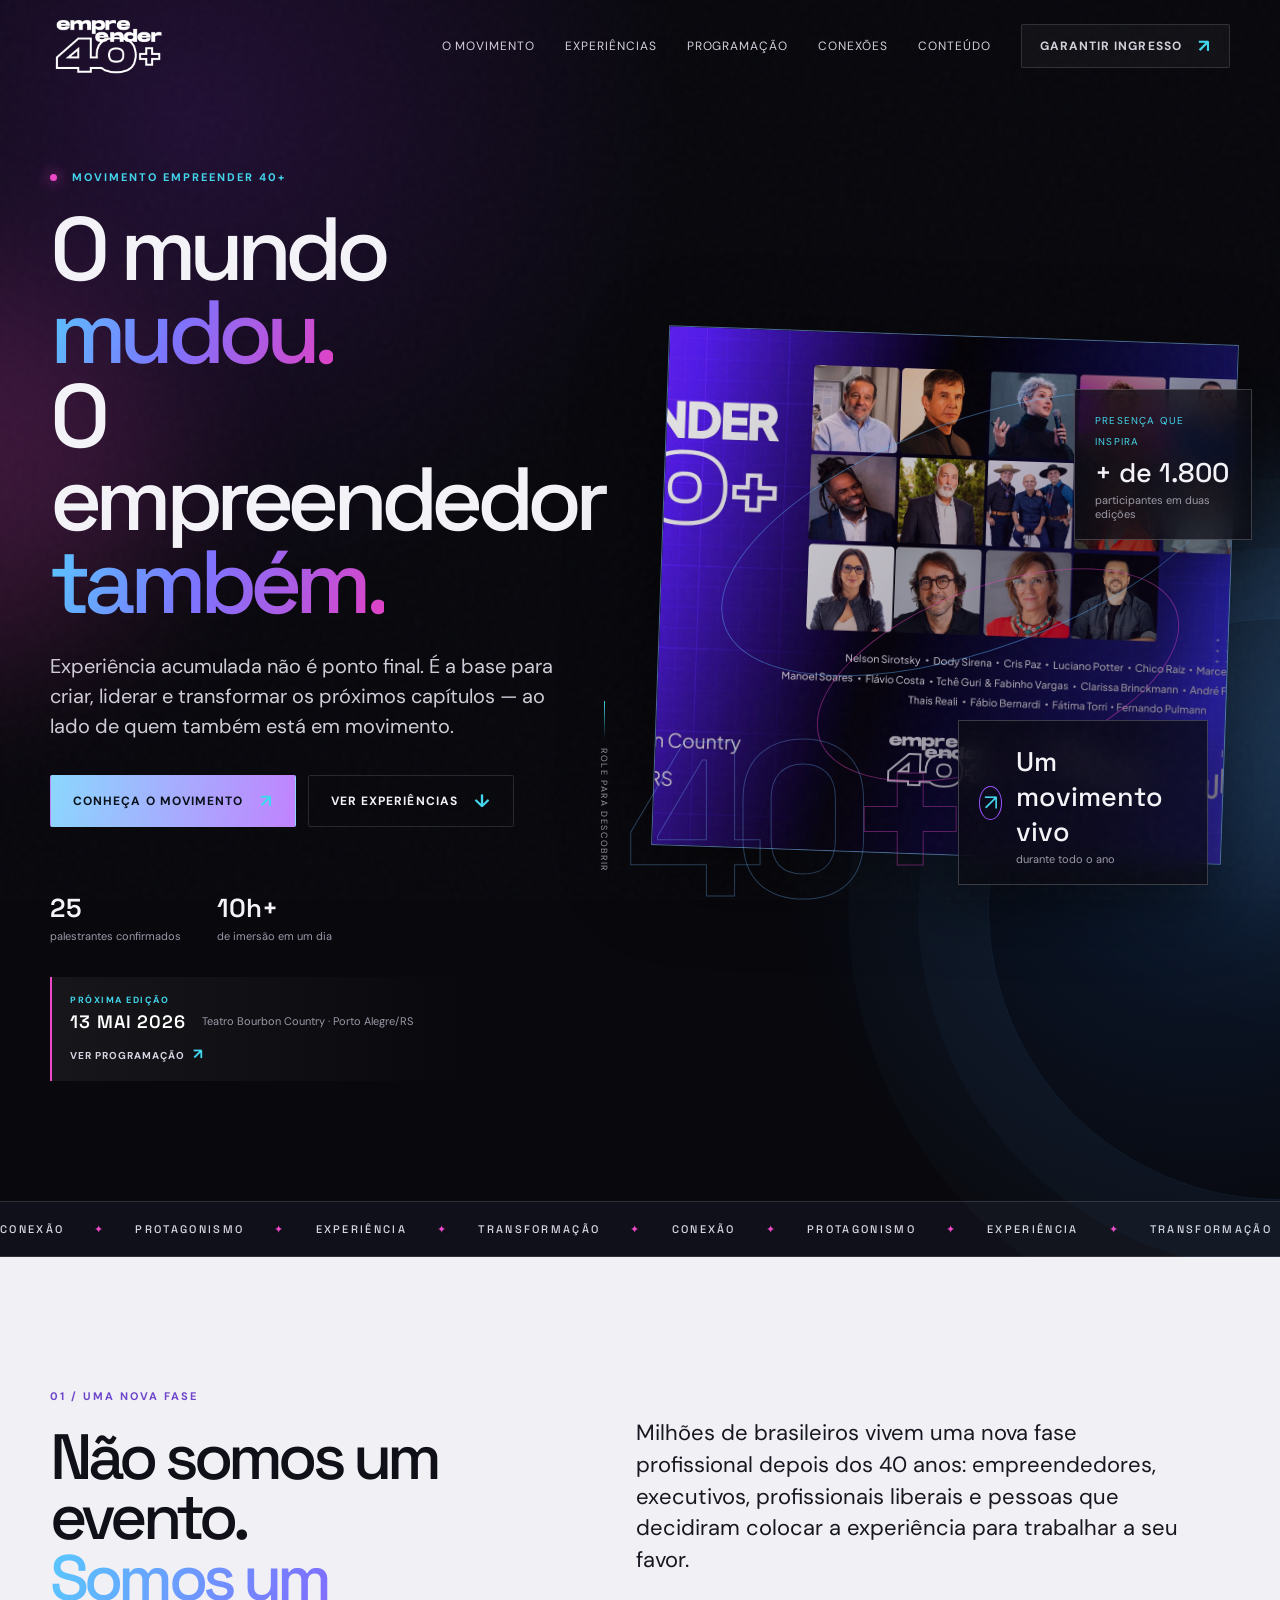
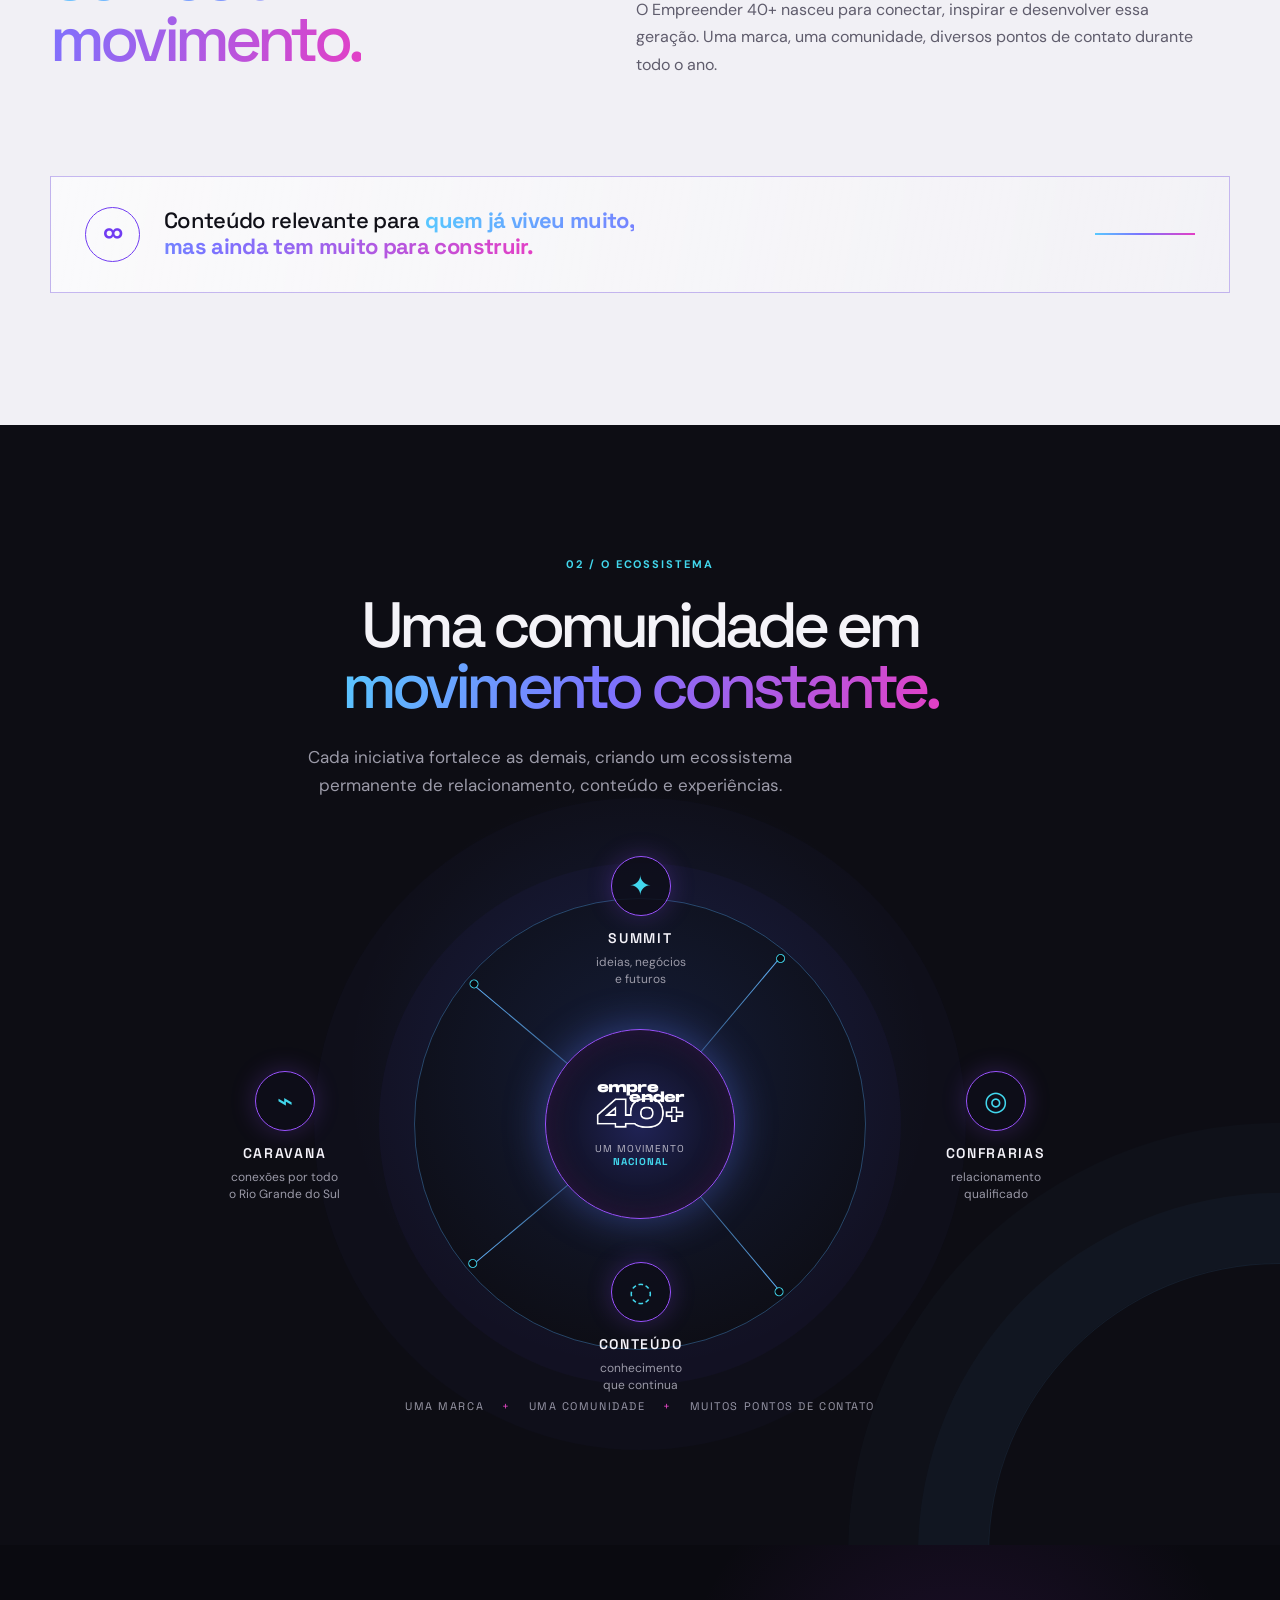
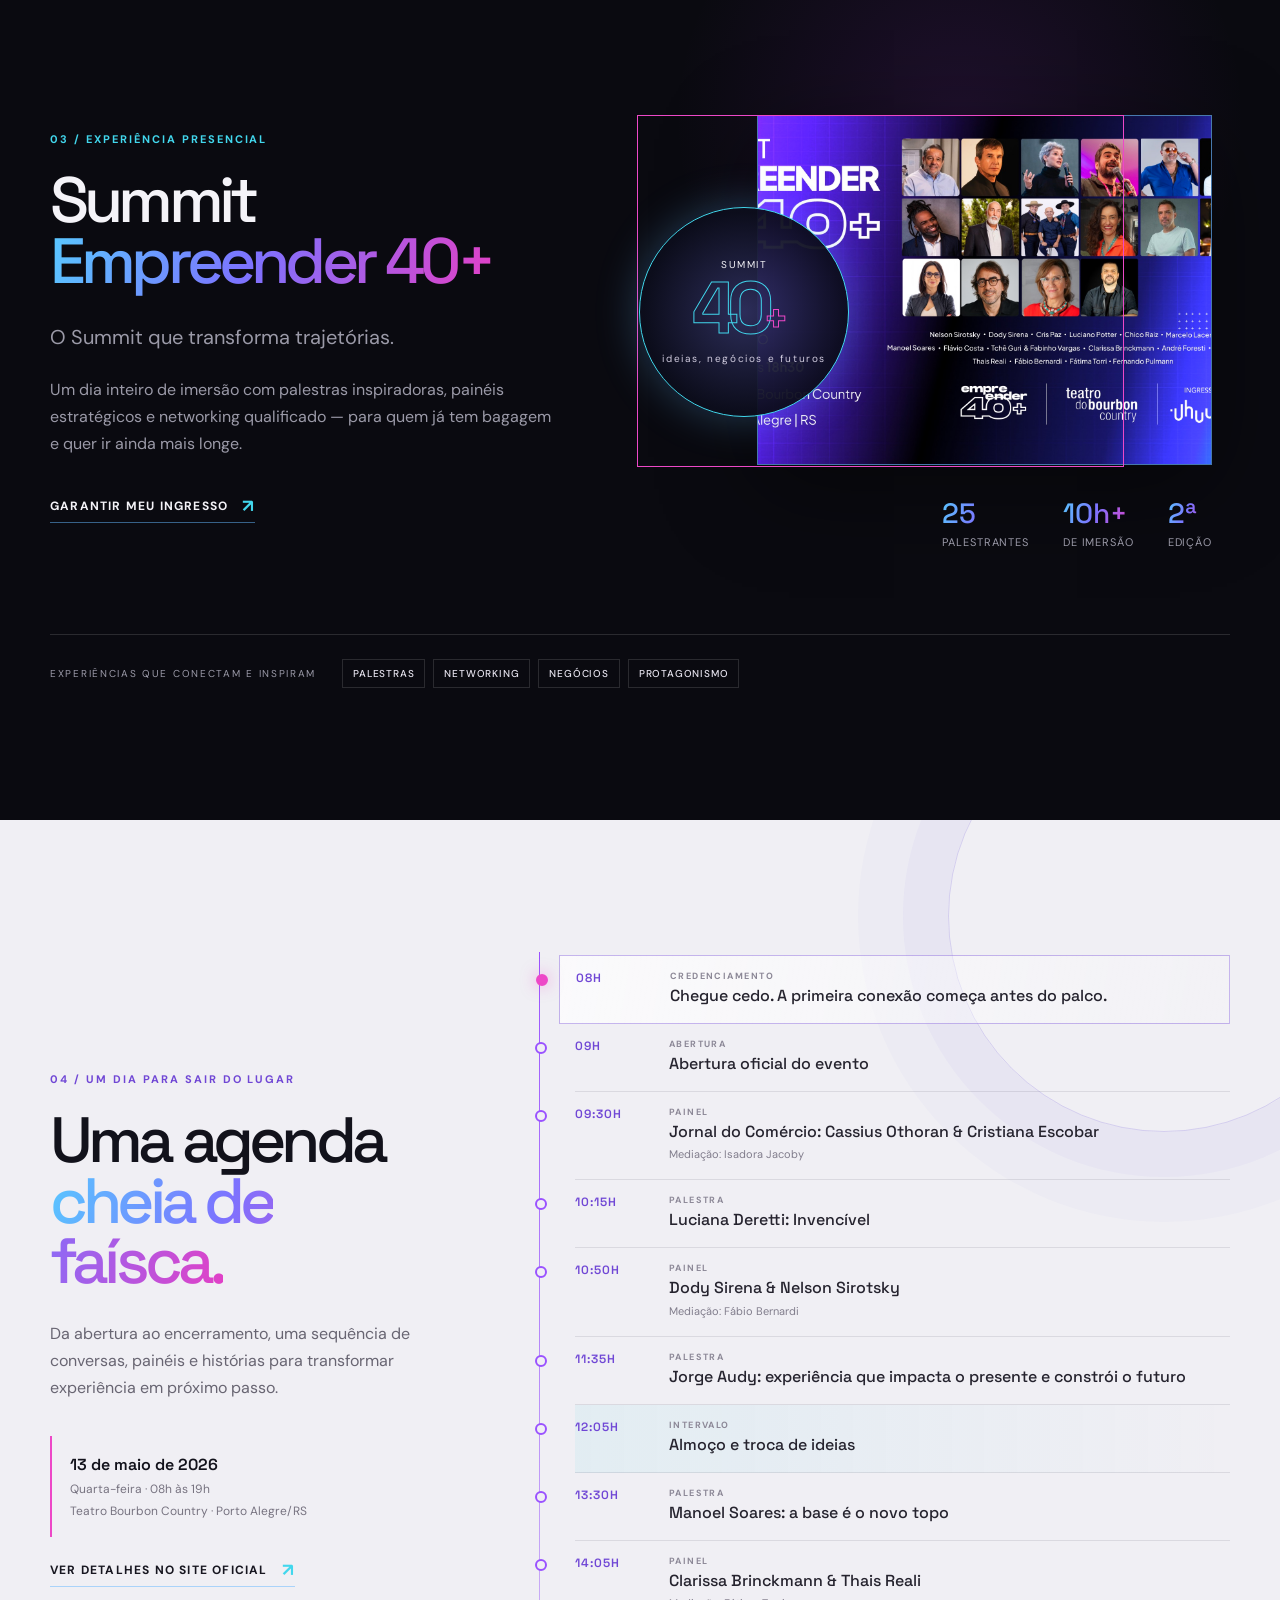
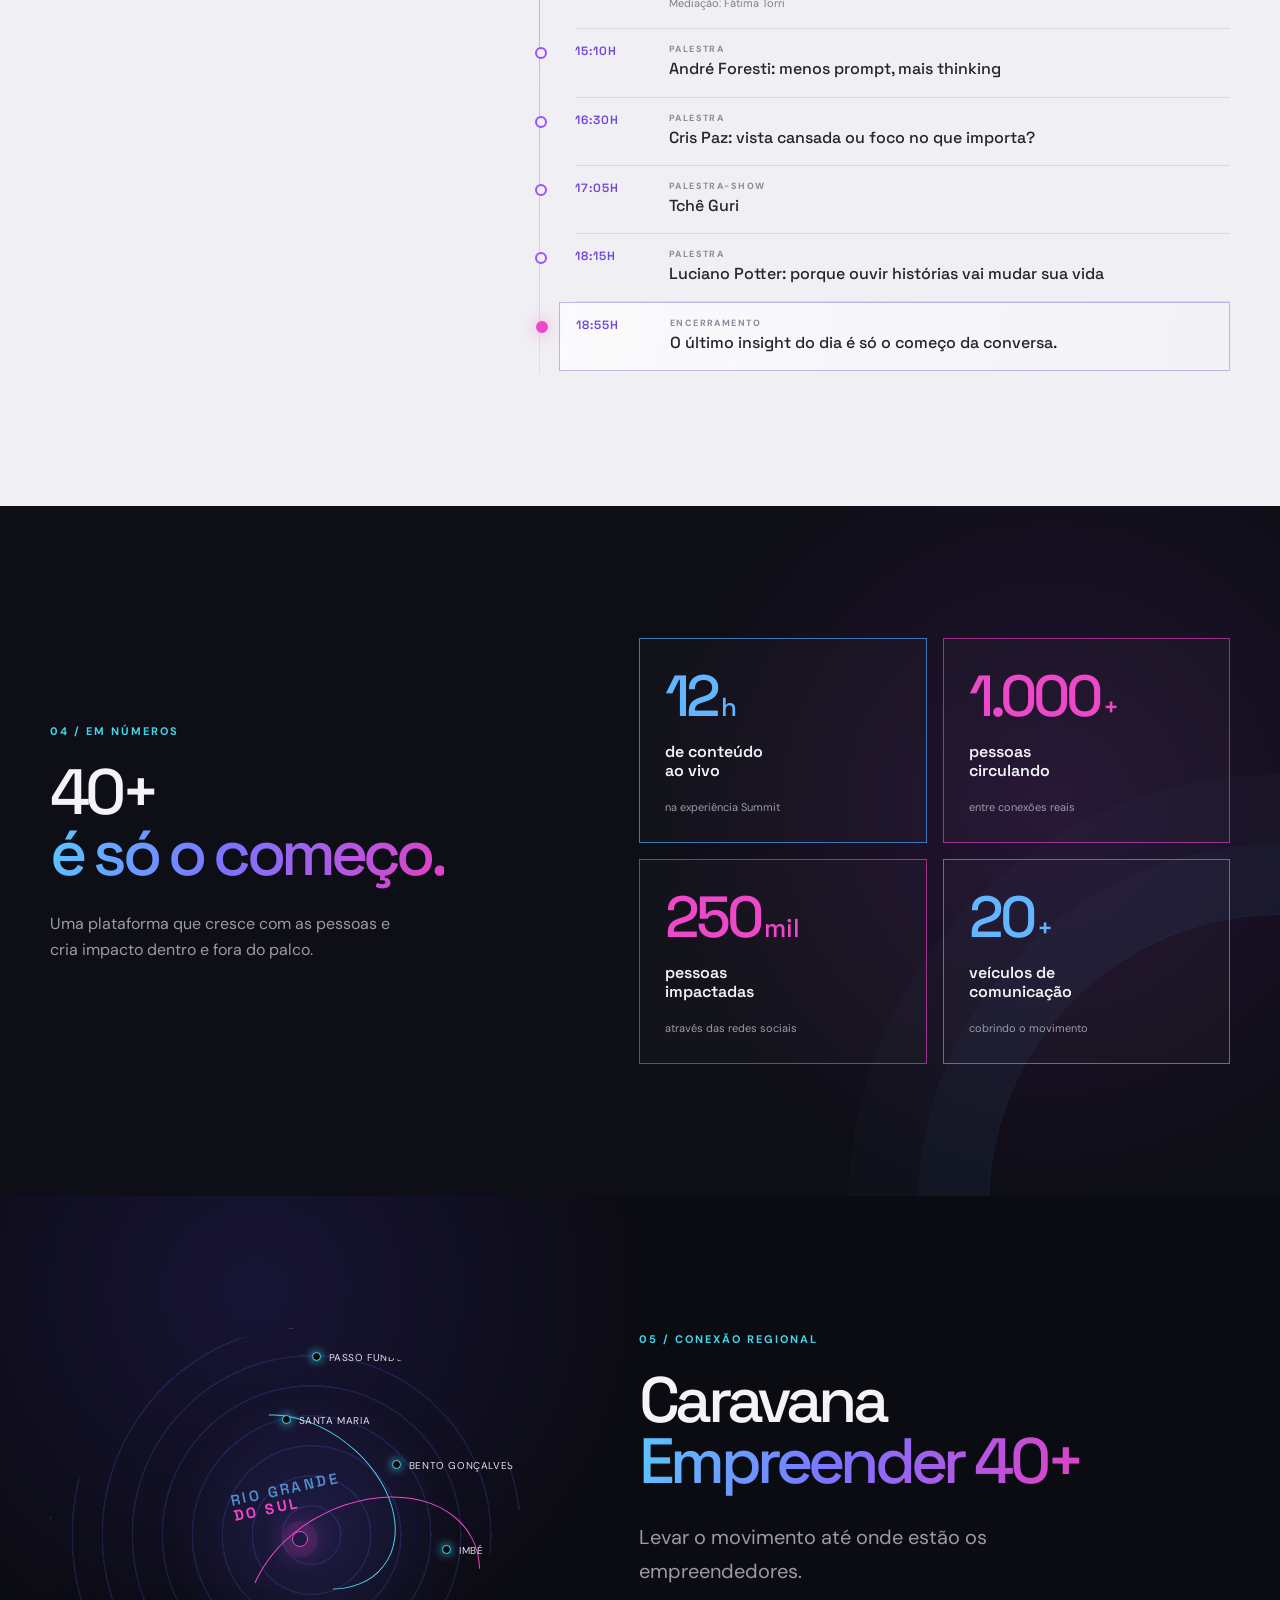
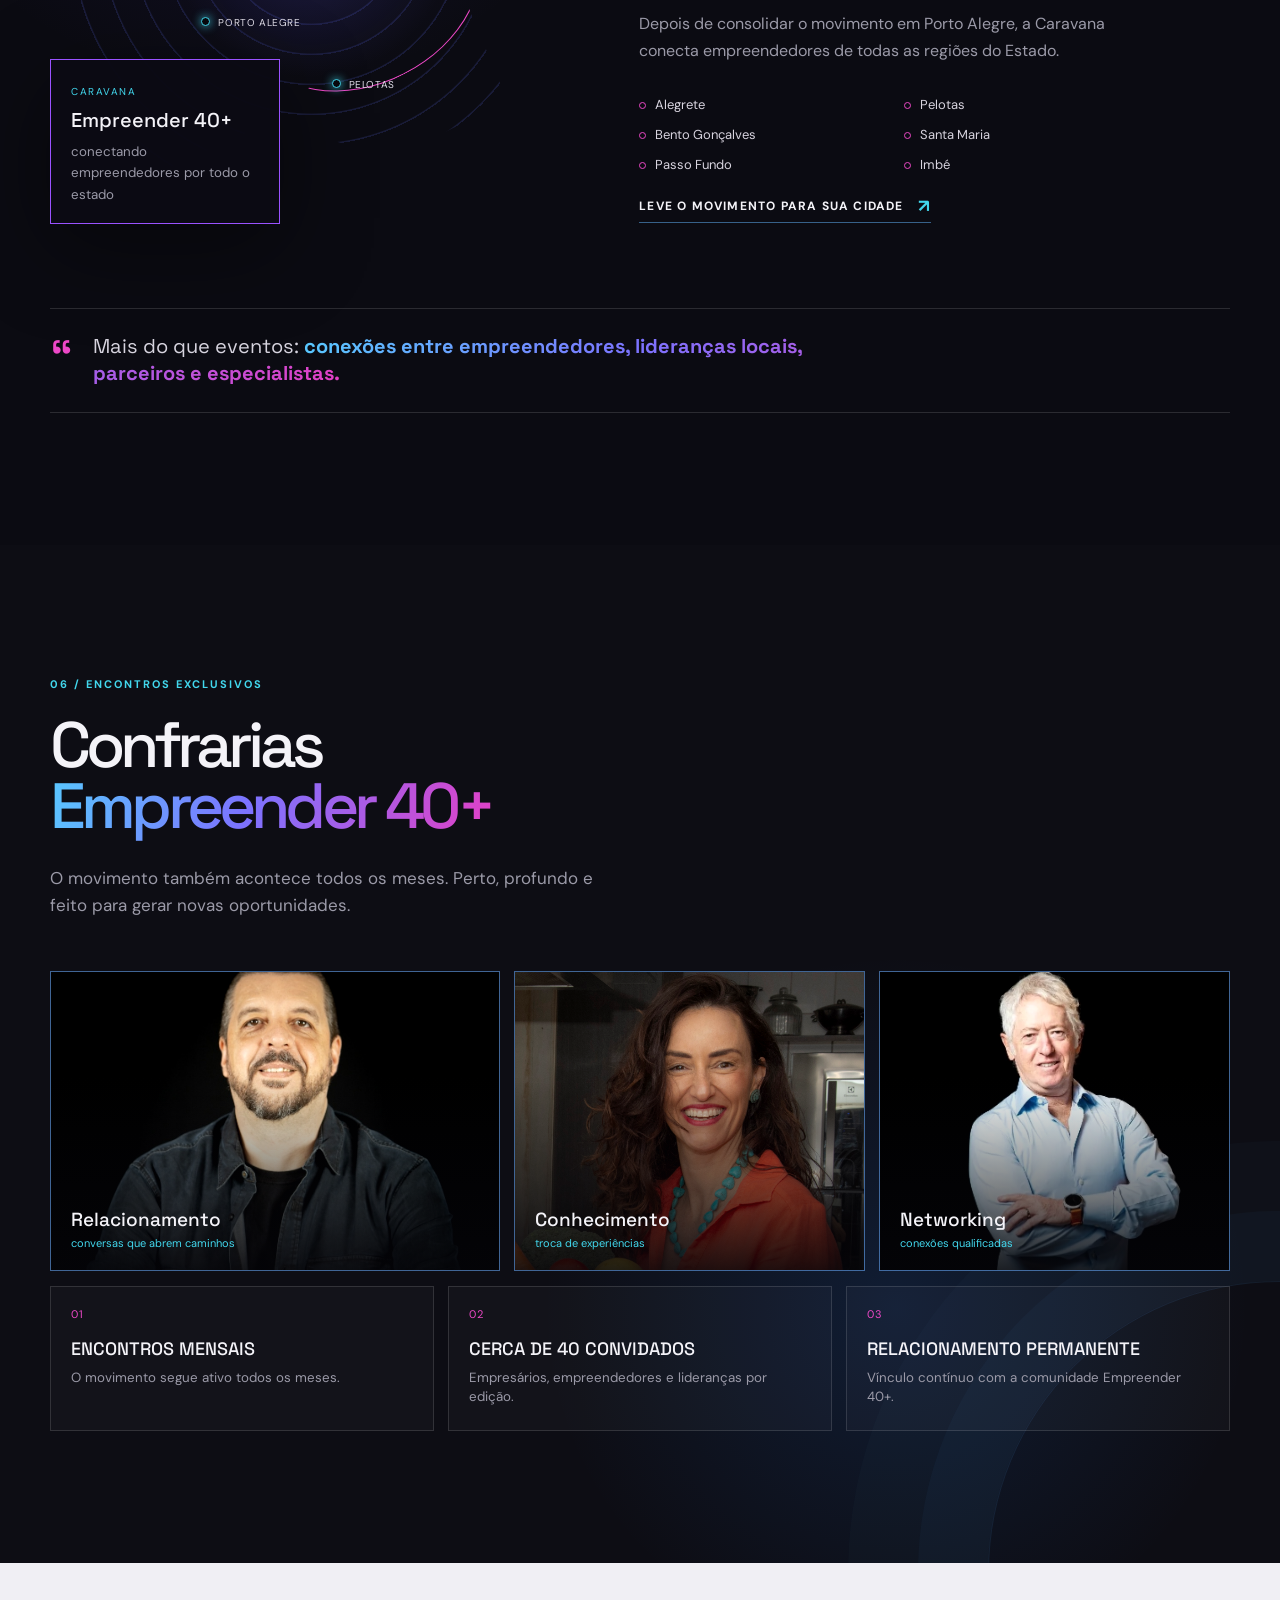
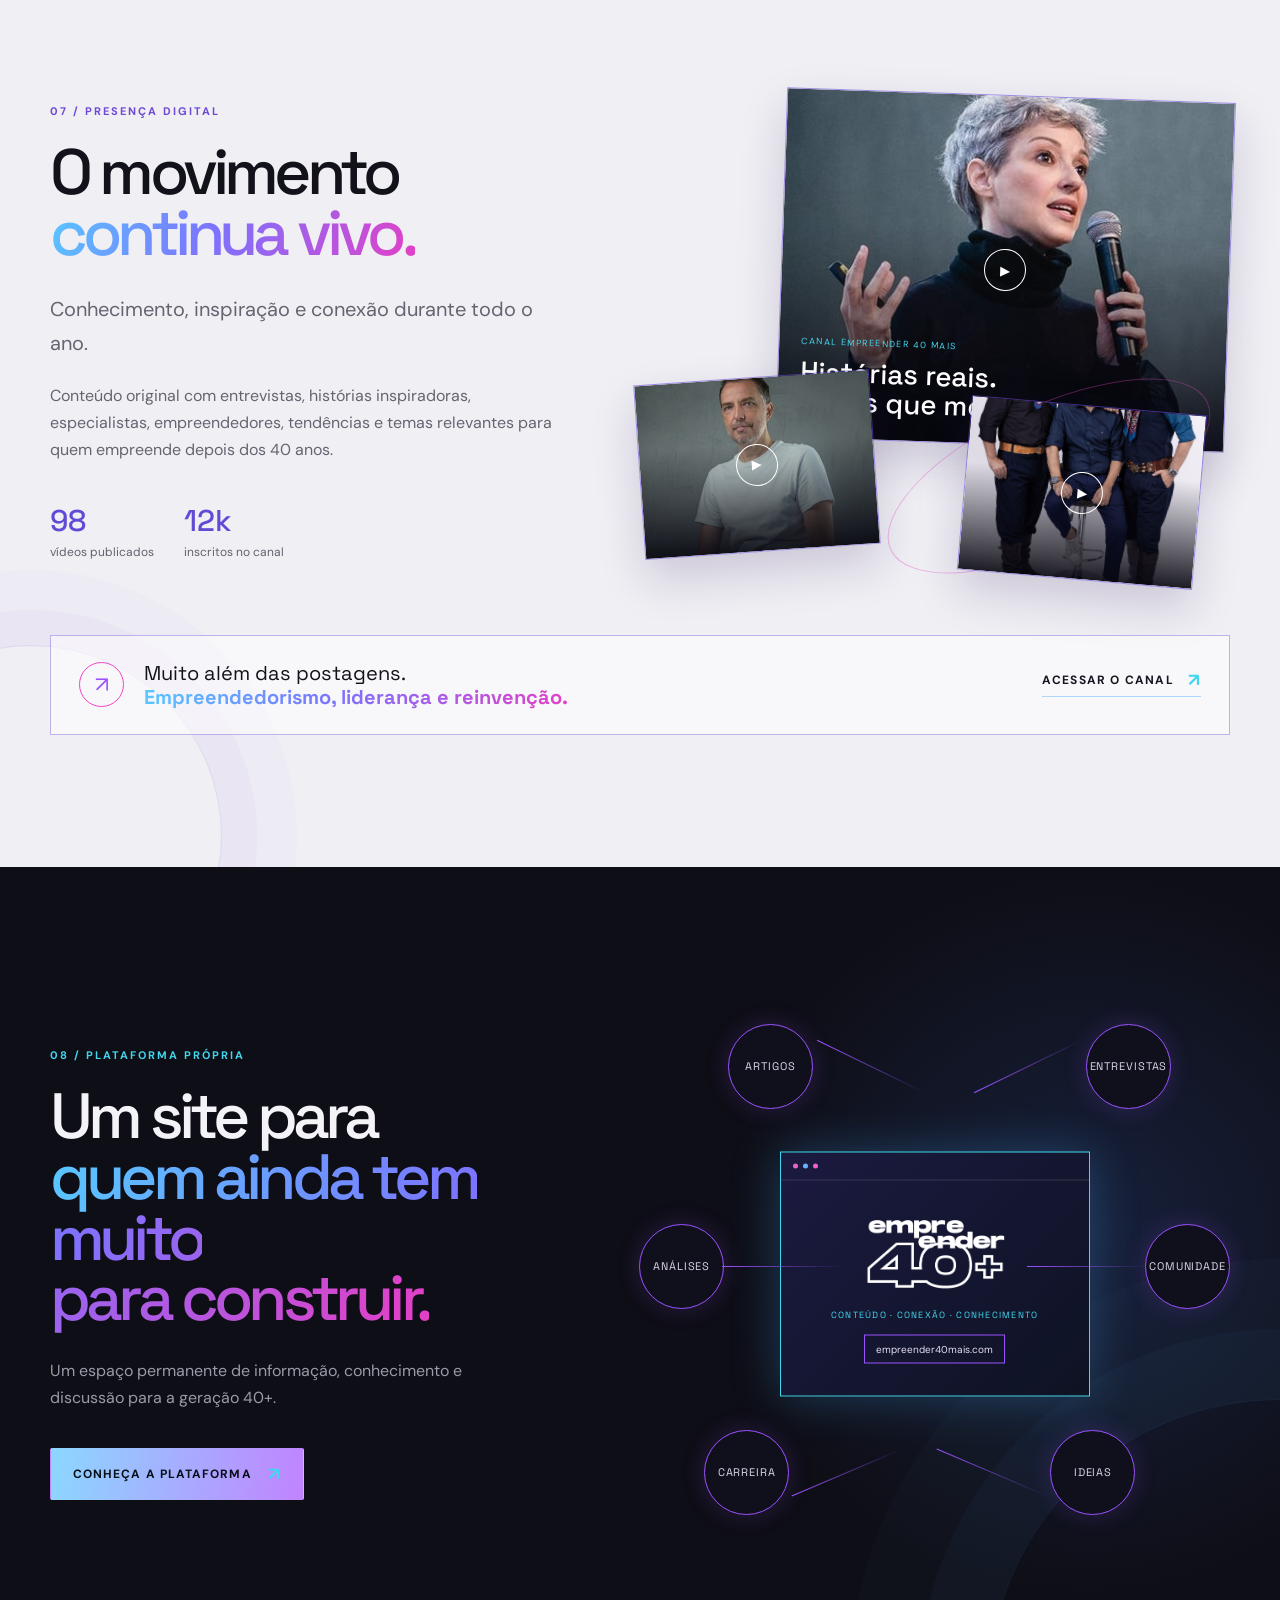
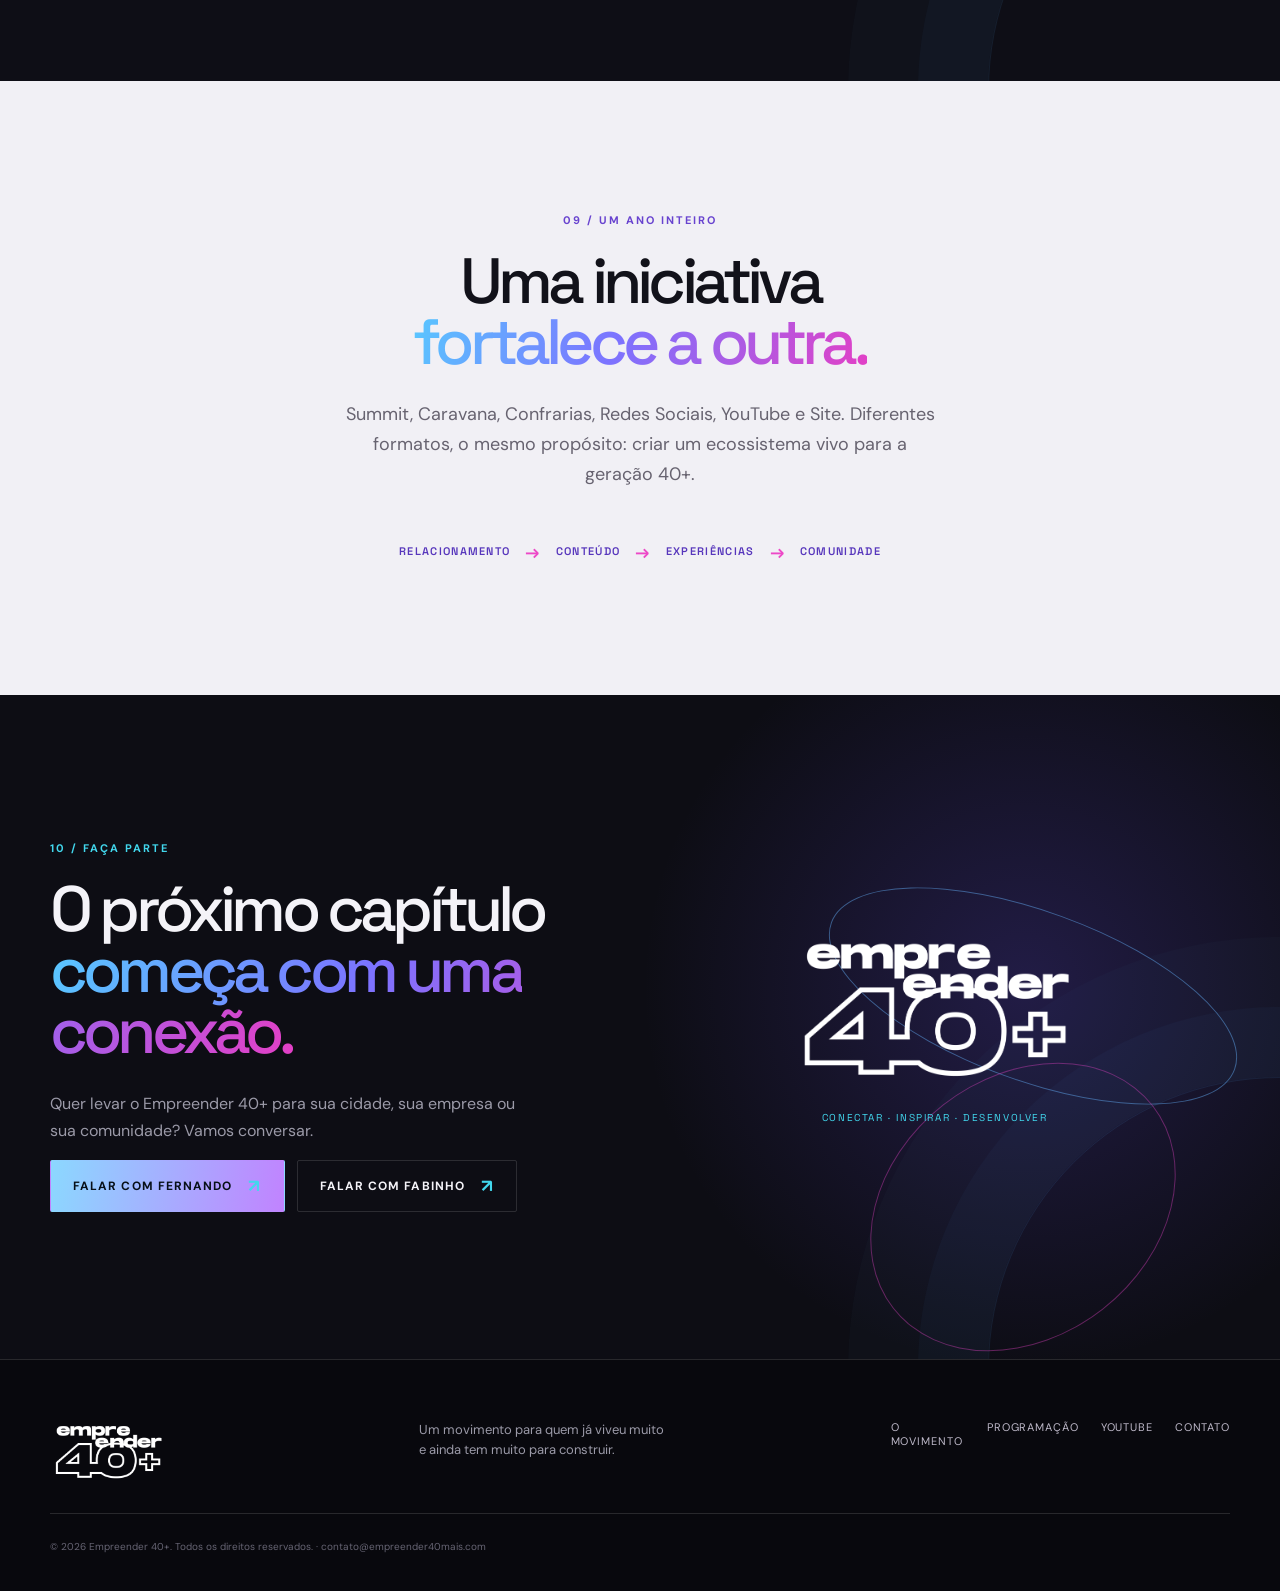
<file: evento/index.html>
<!doctype html>
<html lang="pt-BR">
  <head>
    <meta charset="utf-8" />
    <meta name="viewport" content="width=device-width, initial-scale=1" />
    <meta name="description" content="Empreender 40+: um movimento de empreendedorismo, protagonismo e transformação para quem ainda tem muito para construir." />
    <meta name="theme-color" content="#08080d" />
    <meta property="og:title" content="Empreender 40+ | Um movimento, muitas possibilidades" />
    <meta property="og:description" content="Summit, Caravana, Confrarias, conteúdo e conexões para a geração 40+ do Brasil." />
    <meta property="og:image" content="../img/banner.jpg" />
    <title>Empreender 40+ | Um movimento, muitas possibilidades</title>
    <link rel="preconnect" href="https://fonts.googleapis.com" />
    <link rel="preconnect" href="https://fonts.gstatic.com" crossorigin />
    <link href="https://fonts.googleapis.com/css2?family=DM+Sans:wght@400;500;600;700&family=Space+Grotesk:wght@400;500;600;700&display=swap" rel="stylesheet" />
    <link rel="stylesheet" href="styles.css" />
  </head>
  <body>
    <div class="noise" aria-hidden="true"></div>
    <header class="site-header" id="topo">
      <div class="shell header-inner">
        <a class="brand" href="#inicio" aria-label="Empreender 40+ - início">
          <img src="../img/logo_empreender.png" alt="Empreender 40+" />
        </a>
        <button class="menu-toggle" type="button" aria-label="Abrir menu" aria-expanded="false">
          <span></span><span></span><span></span>
        </button>
        <nav class="main-nav" aria-label="Navegação principal">
          <a href="#movimento">O movimento</a>
          <a href="#experiencias">Experiências</a>
          <a href="#programacao">Programação</a>
          <a href="#confrarias">Conexões</a>
          <a href="#conteudo">Conteúdo</a>
          <a class="nav-button" href="https://uhuu.com/evento/rs/porto-alegre/summit-empreender-40-16127" target="_blank" rel="noopener">Garantir ingresso <span aria-hidden="true">↗</span></a>
        </nav>
      </div>
    </header>

    <main>
      <section class="hero section-grid" id="inicio">
        <div class="hero-glow hero-glow-left" aria-hidden="true"></div>
        <div class="hero-glow hero-glow-right" aria-hidden="true"></div>
        <div class="shell hero-layout">
          <div class="hero-copy reveal">
            <p class="eyebrow"><span class="eyebrow-dot"></span> Movimento Empreender 40+</p>
            <h1>O mundo <span>mudou.</span><br />O empreendedor <span>também.</span></h1>
            <p class="hero-lede">Experiência acumulada não é ponto final. É a base para criar, liderar e transformar os próximos capítulos — ao lado de quem também está em movimento.</p>
            <div class="hero-actions">
              <a class="button button-primary" href="#movimento">Conheça o movimento <span>↗</span></a>
              <a class="button button-ghost" href="#experiencias">Ver experiências <span>↓</span></a>
            </div>
            <div class="hero-meta">
              <div><strong>25</strong><span>palestrantes confirmados</span></div>
              <div><strong>10h+</strong><span>de imersão em um dia</span></div>
            </div>
            <a class="hero-event-lockup" href="#programacao"><span>próxima edição</span><strong>13 MAI 2026</strong><small>Teatro Bourbon Country · Porto Alegre/RS</small><b>ver programação <i>↗</i></b></a>
          </div>
          <div class="hero-visual reveal reveal-delay-1" aria-label="Público reunido em uma experiência Empreender 40+">
            <div class="hero-image"><img src="../img/banner.jpg" alt="Público em uma experiência Empreender 40+" /></div>
            <div class="hero-orbit orbit-one" aria-hidden="true"></div>
            <div class="hero-orbit orbit-two" aria-hidden="true"></div>
            <div class="hero-float-card hero-float-card-top"><span class="mini-label">presença que inspira</span><strong>+ de 1.800</strong><small>participantes em duas edições</small></div>
            <div class="hero-float-card hero-float-card-bottom"><span class="signal-icon">↗</span><div><strong>Um movimento vivo</strong><small>durante todo o ano</small></div></div>
            <div class="hero-number" aria-hidden="true">40<span>+</span></div>
          </div>
        </div>
        <div class="scroll-cue" aria-hidden="true"><span></span> role para descobrir</div>
      </section>

      <div class="ticker" aria-label="Princípios do movimento">
        <div class="ticker-track"><span>CONEXÃO</span><i>✦</i><span>PROTAGONISMO</span><i>✦</i><span>EXPERIÊNCIA</span><i>✦</i><span>TRANSFORMAÇÃO</span><i>✦</i><span>CONEXÃO</span><i>✦</i><span>PROTAGONISMO</span><i>✦</i><span>EXPERIÊNCIA</span><i>✦</i><span>TRANSFORMAÇÃO</span></div>
      </div>

      <section class="intro section-space" id="movimento">
        <div class="shell intro-layout">
          <div class="section-heading reveal">
            <p class="eyebrow">01 / uma nova fase</p>
            <h2>Não somos um evento.<br /><em>Somos um movimento.</em></h2>
          </div>
          <div class="intro-copy reveal reveal-delay-1">
            <p class="large-copy">Milhões de brasileiros vivem uma nova fase profissional depois dos 40 anos: empreendedores, executivos, profissionais liberais e pessoas que decidiram colocar a experiência para trabalhar a seu favor.</p>
            <p>O Empreender 40+ nasceu para conectar, inspirar e desenvolver essa geração. Uma marca, uma comunidade, diversos pontos de contato durante todo o ano.</p>
          </div>
        </div>
        <div class="shell manifesto reveal">
          <div class="manifesto-mark">∞</div>
          <p>Conteúdo relevante para <strong>quem já viveu muito,<br class="desktop-only" /> mas ainda tem muito para construir.</strong></p>
          <span class="manifesto-line"></span>
        </div>
      </section>

      <section class="ecosystem section-dark section-space" id="experiencias">
        <div class="shell">
          <div class="section-heading centered reveal">
            <p class="eyebrow">02 / o ecossistema</p>
            <h2>Uma comunidade em<br /><em>movimento constante.</em></h2>
            <p class="section-intro">Cada iniciativa fortalece as demais, criando um ecossistema permanente de relacionamento, conteúdo e experiências.</p>
          </div>
          <div class="ecosystem-map reveal reveal-delay-1">
            <div class="ecosystem-center"><img src="../img/logo_empreender.png" alt="" /><span>um movimento<br /><strong>nacional</strong></span></div>
            <div class="connector connector-a"></div><div class="connector connector-b"></div><div class="connector connector-c"></div><div class="connector connector-d"></div>
            <a class="eco-node node-summit" href="#summit"><span class="node-icon">✦</span><strong>Summit</strong><small>ideias, negócios<br />e futuros</small></a>
            <a class="eco-node node-caravana" href="#caravana"><span class="node-icon">⌁</span><strong>Caravana</strong><small>conexões por todo<br />o Rio Grande do Sul</small></a>
            <a class="eco-node node-confrarias" href="#confrarias"><span class="node-icon">◎</span><strong>Confrarias</strong><small>relacionamento<br />qualificado</small></a>
            <a class="eco-node node-content" href="#conteudo"><span class="node-icon">◌</span><strong>Conteúdo</strong><small>conhecimento<br />que continua</small></a>
          </div>
          <div class="ecosystem-foot reveal"><span>uma marca</span><i>+</i><span>uma comunidade</span><i>+</i><span>muitos pontos de contato</span></div>
        </div>
      </section>

      <section class="summit section-space" id="summit">
        <div class="shell split-layout">
          <div class="split-copy reveal">
            <p class="eyebrow">03 / experiência presencial</p>
            <h2>Summit<br /><em>Empreender 40+</em></h2>
            <p class="large-copy">O Summit que transforma trajetórias.</p>
            <p>Um dia inteiro de imersão com palestras inspiradoras, painéis estratégicos e networking qualificado — para quem já tem bagagem e quer ir ainda mais longe.</p>
            <a class="text-link" href="https://uhuu.com/evento/rs/porto-alegre/summit-empreender-40-16127" target="_blank" rel="noopener">Garantir meu ingresso <span>↗</span></a>
          </div>
          <div class="summit-showcase reveal reveal-delay-1">
            <div class="image-frame"><img src="../img/banner.jpg" alt="Plateia e palco do Summit Empreender 40+" /></div>
            <div class="summit-badge"><span>SUMMIT</span><strong>40<span>+</span></strong><small>ideias, negócios e futuros</small></div>
            <div class="summit-stats">
              <div><strong>25</strong><span>palestrantes</span></div>
              <div><strong>10h+</strong><span>de imersão</span></div>
              <div><strong>2ª</strong><span>edição</span></div>
            </div>
          </div>
        </div>
        <div class="shell experience-strip reveal">
          <span>EXPERIÊNCIAS QUE CONECTAM E INSPIRAM</span>
          <div class="experience-pills"><b>palestras</b><b>networking</b><b>negócios</b><b>protagonismo</b></div>
        </div>
      </section>

      <section class="schedule section-space" id="programacao">
        <div class="shell schedule-layout">
          <div class="schedule-intro reveal"><p class="eyebrow">04 / um dia para sair do lugar</p><h2>Uma agenda<br /><em>cheia de faísca.</em></h2><p>Da abertura ao encerramento, uma sequência de conversas, painéis e histórias para transformar experiência em próximo passo.</p><div class="schedule-details"><strong>13 de maio de 2026</strong><span>Quarta-feira · 08h às 19h</span><span>Teatro Bourbon Country · Porto Alegre/RS</span></div><a class="text-link" href="https://empreender40mais.com/" target="_blank" rel="noopener">Ver detalhes no site oficial <span>↗</span></a></div>
          <div class="timeline reveal reveal-delay-1">
            <article class="timeline-item featured"><time>08H</time><div><span>credenciamento</span><strong>Chegue cedo. A primeira conexão começa antes do palco.</strong></div></article>
            <article class="timeline-item"><time>09H</time><div><span>abertura</span><strong>Abertura oficial do evento</strong></div></article>
            <article class="timeline-item"><time>09:30H</time><div><span>painel</span><strong>Jornal do Comércio: Cassius Othoran &amp; Cristiana Escobar</strong><small>Mediação: Isadora Jacoby</small></div></article>
            <article class="timeline-item"><time>10:15H</time><div><span>palestra</span><strong>Luciana Deretti: Invencível</strong></div></article>
            <article class="timeline-item"><time>10:50H</time><div><span>painel</span><strong>Dody Sirena &amp; Nelson Sirotsky</strong><small>Mediação: Fábio Bernardi</small></div></article>
            <article class="timeline-item"><time>11:35H</time><div><span>palestra</span><strong>Jorge Audy: experiência que impacta o presente e constrói o futuro</strong></div></article>
            <article class="timeline-item pause"><time>12:05H</time><div><span>intervalo</span><strong>Almoço e troca de ideias</strong></div></article>
            <article class="timeline-item"><time>13:30H</time><div><span>palestra</span><strong>Manoel Soares: a base é o novo topo</strong></div></article>
            <article class="timeline-item"><time>14:05H</time><div><span>painel</span><strong>Clarissa Brinckmann &amp; Thais Reali</strong><small>Mediação: Fátima Torri</small></div></article>
            <article class="timeline-item"><time>15:10H</time><div><span>palestra</span><strong>André Foresti: menos prompt, mais thinking</strong></div></article>
            <article class="timeline-item"><time>16:30H</time><div><span>palestra</span><strong>Cris Paz: vista cansada ou foco no que importa?</strong></div></article>
            <article class="timeline-item"><time>17:05H</time><div><span>palestra-show</span><strong>Tchê Guri</strong></div></article>
            <article class="timeline-item"><time>18:15H</time><div><span>palestra</span><strong>Luciano Potter: porque ouvir histórias vai mudar sua vida</strong></div></article>
            <article class="timeline-item featured"><time>18:55H</time><div><span>encerramento</span><strong>O último insight do dia é só o começo da conversa.</strong></div></article>
          </div>
        </div>
      </section>

      <section class="numbers section-dark section-space" id="numeros">
        <div class="shell numbers-layout">
          <div class="numbers-intro reveal"><p class="eyebrow">04 / em números</p><h2>40+<br /><em>é só o começo.</em></h2><p>Uma plataforma que cresce com as pessoas e cria impacto dentro e fora do palco.</p></div>
          <div class="stats-grid reveal reveal-delay-1">
            <article class="stat-card stat-blue"><strong>12<span>h</span></strong><p>de conteúdo<br />ao vivo</p><small>na experiência Summit</small></article>
            <article class="stat-card stat-pink"><strong>1.000<span>+</span></strong><p>pessoas<br />circulando</p><small>entre conexões reais</small></article>
            <article class="stat-card stat-pink"><strong>250<span>mil</span></strong><p>pessoas<br />impactadas</p><small>através das redes sociais</small></article>
            <article class="stat-card stat-blue"><strong>20<span>+</span></strong><p>veículos de<br />comunicação</p><small>cobrindo o movimento</small></article>
          </div>
        </div>
      </section>

      <section class="caravan section-space" id="caravana">
        <div class="shell split-layout reverse-mobile">
          <div class="caravan-visual reveal"><div class="route-map"><span class="map-label map-title">RIO GRANDE<br /><b>DO SUL</b></span><span class="route-line route-line-1"></span><span class="route-line route-line-2"></span><span class="city city-poa">Porto Alegre</span><span class="city city-pelotas">Pelotas</span><span class="city city-santa">Santa Maria</span><span class="city city-bento">Bento Gonçalves</span><span class="city city-passo">Passo Fundo</span><span class="city city-imbe">Imbé</span><div class="map-pulse"></div></div><div class="bus-card"><span>CARAVANA</span><strong>Empreender 40+</strong><small>conectando empreendedores por todo o estado</small></div></div>
          <div class="split-copy reveal reveal-delay-1"><p class="eyebrow">05 / conexão regional</p><h2>Caravana<br /><em>Empreender 40+</em></h2><p class="large-copy">Levar o movimento até onde estão os empreendedores.</p><p>Depois de consolidar o movimento em Porto Alegre, a Caravana conecta empreendedores de todas as regiões do Estado.</p><div class="city-list"><span><i></i>Alegrete</span><span><i></i>Pelotas</span><span><i></i>Bento Gonçalves</span><span><i></i>Santa Maria</span><span><i></i>Passo Fundo</span><span><i></i>Imbé</span></div><a class="text-link" href="#contato">Leve o movimento para sua cidade <span>↗</span></a></div>
        </div>
        <div class="shell quote-bar reveal"><span class="quote-symbol">“</span><p>Mais do que eventos: <strong>conexões entre empreendedores, lideranças locais, parceiros e especialistas.</strong></p></div>
      </section>

      <section class="confrarias section-dark section-space" id="confrarias">
        <div class="shell">
          <div class="section-heading reveal"><p class="eyebrow">06 / encontros exclusivos</p><h2>Confrarias<br /><em>Empreender 40+</em></h2><p class="section-intro">O movimento também acontece todos os meses. Perto, profundo e feito para gerar novas oportunidades.</p></div>
          <div class="gallery-grid reveal reveal-delay-1"><figure class="gallery-main"><img src="../img/fernando.jpeg" alt="Empreendedores reunidos em uma Confraria" /><figcaption><strong>Relacionamento</strong><span>conversas que abrem caminhos</span></figcaption></figure><figure><img src="../palestrantes/clarissa.JPG" alt="Participantes conversando durante uma Confraria" /><figcaption><strong>Conhecimento</strong><span>troca de experiências</span></figcaption></figure><figure><img src="../palestrantes/marcelo.jpeg" alt="Networking em encontro Empreender 40+" /><figcaption><strong>Networking</strong><span>conexões qualificadas</span></figcaption></figure></div>
          <div class="feature-row reveal"><div><span class="feature-number">01</span><strong>encontros mensais</strong><small>O movimento segue ativo todos os meses.</small></div><div><span class="feature-number">02</span><strong>cerca de 40 convidados</strong><small>Empresários, empreendedores e lideranças por edição.</small></div><div><span class="feature-number">03</span><strong>relacionamento permanente</strong><small>Vínculo contínuo com a comunidade Empreender 40+.</small></div></div>
        </div>
      </section>

      <section class="content-section section-space" id="conteudo">
        <div class="shell split-layout content-layout">
          <div class="split-copy reveal"><p class="eyebrow">07 / presença digital</p><h2>O movimento<br /><em>continua vivo.</em></h2><p class="large-copy">Conhecimento, inspiração e conexão durante todo o ano.</p><p>Conteúdo original com entrevistas, histórias inspiradoras, especialistas, empreendedores, tendências e temas relevantes para quem empreende depois dos 40 anos.</p><div class="content-metrics"><span><strong>98</strong> vídeos publicados</span><span><strong>12k</strong> inscritos no canal</span></div></div>
          <div class="content-collage reveal reveal-delay-1"><a class="video-window large" href="https://www.youtube.com/@CanalEmpreender40Mais" target="_blank" rel="noopener"><img src="../img/cris_paz2.jpg" alt="Entrevista em destaque no canal Empreender 40+" /><span class="play">▶</span><div class="video-caption"><span>CANAL EMPREENDER 40 MAIS</span><strong>Histórias reais.<br />Ideias que movem.</strong></div></a><a class="video-window small small-one" href="https://www.youtube.com/@CanalEmpreender40Mais" target="_blank" rel="noopener"><img src="../palestrantes/andre_foresti2.jpg" alt="Palestrante em destaque" /><span class="play">▶</span></a><a class="video-window small small-two" href="https://www.youtube.com/@CanalEmpreender40Mais" target="_blank" rel="noopener"><img src="../palestrantes/tche_guri.jpeg" alt="Conteúdo em destaque do canal" /><span class="play">▶</span></a><div class="content-orbit" aria-hidden="true"></div></div>
        </div>
        <div class="shell content-callout reveal"><span class="callout-icon">↗</span><p>Muito além das postagens.<br /><strong>Empreendedorismo, liderança e reinvenção.</strong></p><a class="text-link" href="https://www.youtube.com/@CanalEmpreender40Mais" target="_blank" rel="noopener">Acessar o canal <span>↗</span></a></div>
      </section>

      <section class="site-section section-dark section-space" id="site">
        <div class="shell site-layout">
          <div class="site-copy reveal"><p class="eyebrow">08 / plataforma própria</p><h2>Um site para<br /><em>quem ainda tem muito<br />para construir.</em></h2><p>Um espaço permanente de informação, conhecimento e discussão para a geração 40+.</p><a class="button button-primary" href="https://empreender40mais.com/" target="_blank" rel="noopener">Conheça a plataforma <span>↗</span></a></div>
          <div class="site-nodes reveal reveal-delay-1"><div class="site-screen"><div class="browser-bar"><span></span><span></span><span></span></div><div class="screen-content"><img src="../img/logo_empreender.png" alt="Empreender 40+" /><strong>conteúdo · conexão · conhecimento</strong><small>empreender40mais.com</small></div></div><span class="site-node node-articles">artigos</span><span class="site-node node-interviews">entrevistas</span><span class="site-node node-community">comunidade</span><span class="site-node node-ideas">ideias</span><span class="site-node node-career">carreira</span><span class="site-node node-analysis">análises</span></div>
        </div>
      </section>

      <section class="closing section-space">
        <div class="shell closing-inner reveal"><p class="eyebrow">09 / um ano inteiro</p><h2>Uma iniciativa<br /><em>fortalece a outra.</em></h2><p>Summit, Caravana, Confrarias, Redes Sociais, YouTube e Site. Diferentes formatos, o mesmo propósito: criar um ecossistema vivo para a geração 40+.</p><div class="closing-chain"><span>relacionamento</span><i>→</i><span>conteúdo</span><i>→</i><span>experiências</span><i>→</i><span>comunidade</span></div></div>
      </section>

      <section class="contact section-dark section-space" id="contato">
        <div class="shell contact-layout">
          <div class="contact-copy reveal"><p class="eyebrow">10 / faça parte</p><h2>O próximo capítulo<br /><em>começa com uma conexão.</em></h2><p>Quer levar o Empreender 40+ para sua cidade, sua empresa ou sua comunidade? Vamos conversar.</p><div class="contact-actions"><a class="button button-primary" href="https://wa.me/555191745806" target="_blank" rel="noopener">Falar com Fernando <span>↗</span></a><a class="button button-ghost" href="https://wa.me/555181441554" target="_blank" rel="noopener">Falar com Fabinho <span>↗</span></a></div></div>
          <div class="contact-mark reveal reveal-delay-1"><img src="../img/logo_empreender.png" alt="Empreender 40+" /><div class="contact-orbit orbit-one"></div><div class="contact-orbit orbit-two"></div><span>conectar · inspirar · desenvolver</span></div>
        </div>
      </section>
    </main>

    <footer class="site-footer"><div class="shell footer-inner"><a class="brand" href="#inicio"><img src="../img/logo_empreender.png" alt="Empreender 40+" /></a><p>Um movimento para quem já viveu muito<br />e ainda tem muito para construir.</p><div class="footer-links"><a href="#movimento">O movimento</a><a href="#programacao">Programação</a><a href="https://www.youtube.com/@CanalEmpreender40Mais" target="_blank" rel="noopener">YouTube</a><a href="mailto:contato@empreender40mais.com">Contato</a></div><small>© 2026 Empreender 40+. Todos os direitos reservados. · contato@empreender40mais.com</small></div></footer>
    <a class="back-top" href="#topo" aria-label="Voltar ao topo">↑</a>
    <script src="script.js"></script>
  </body>
</html>
</file>
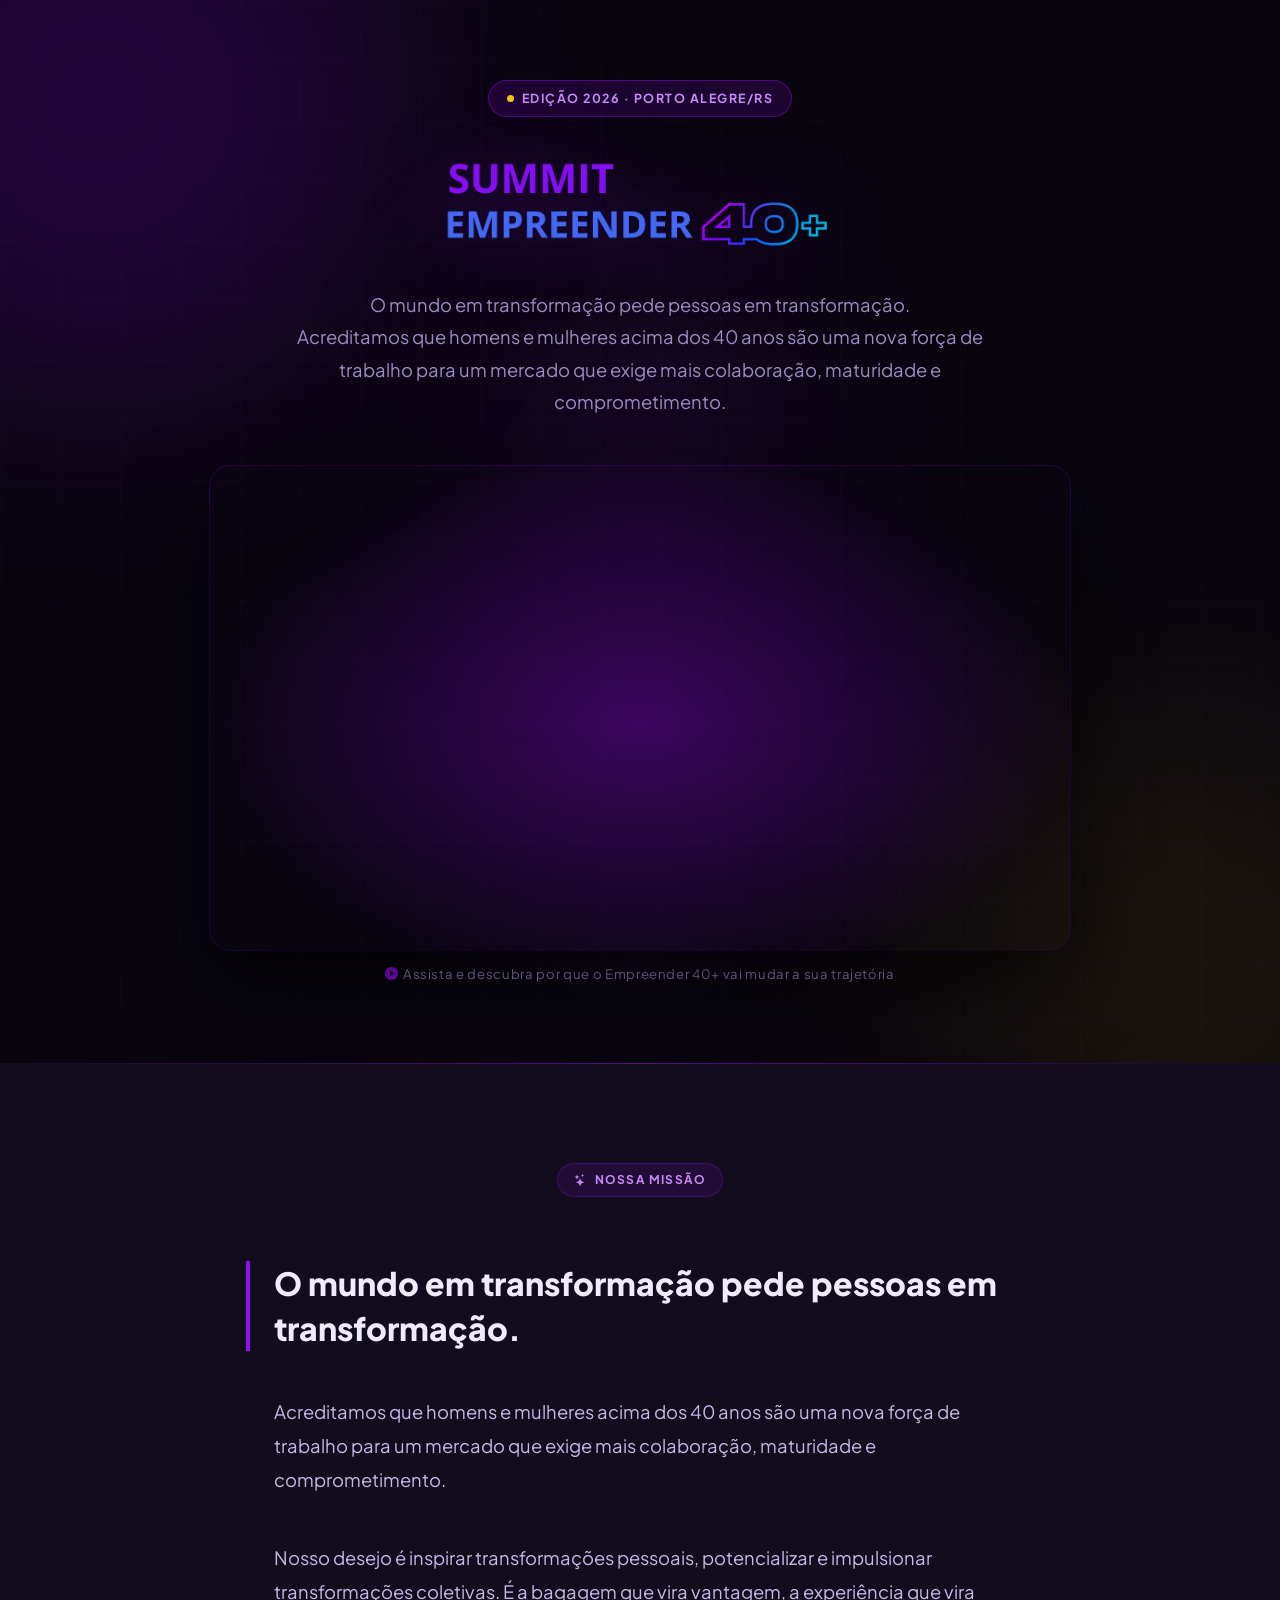
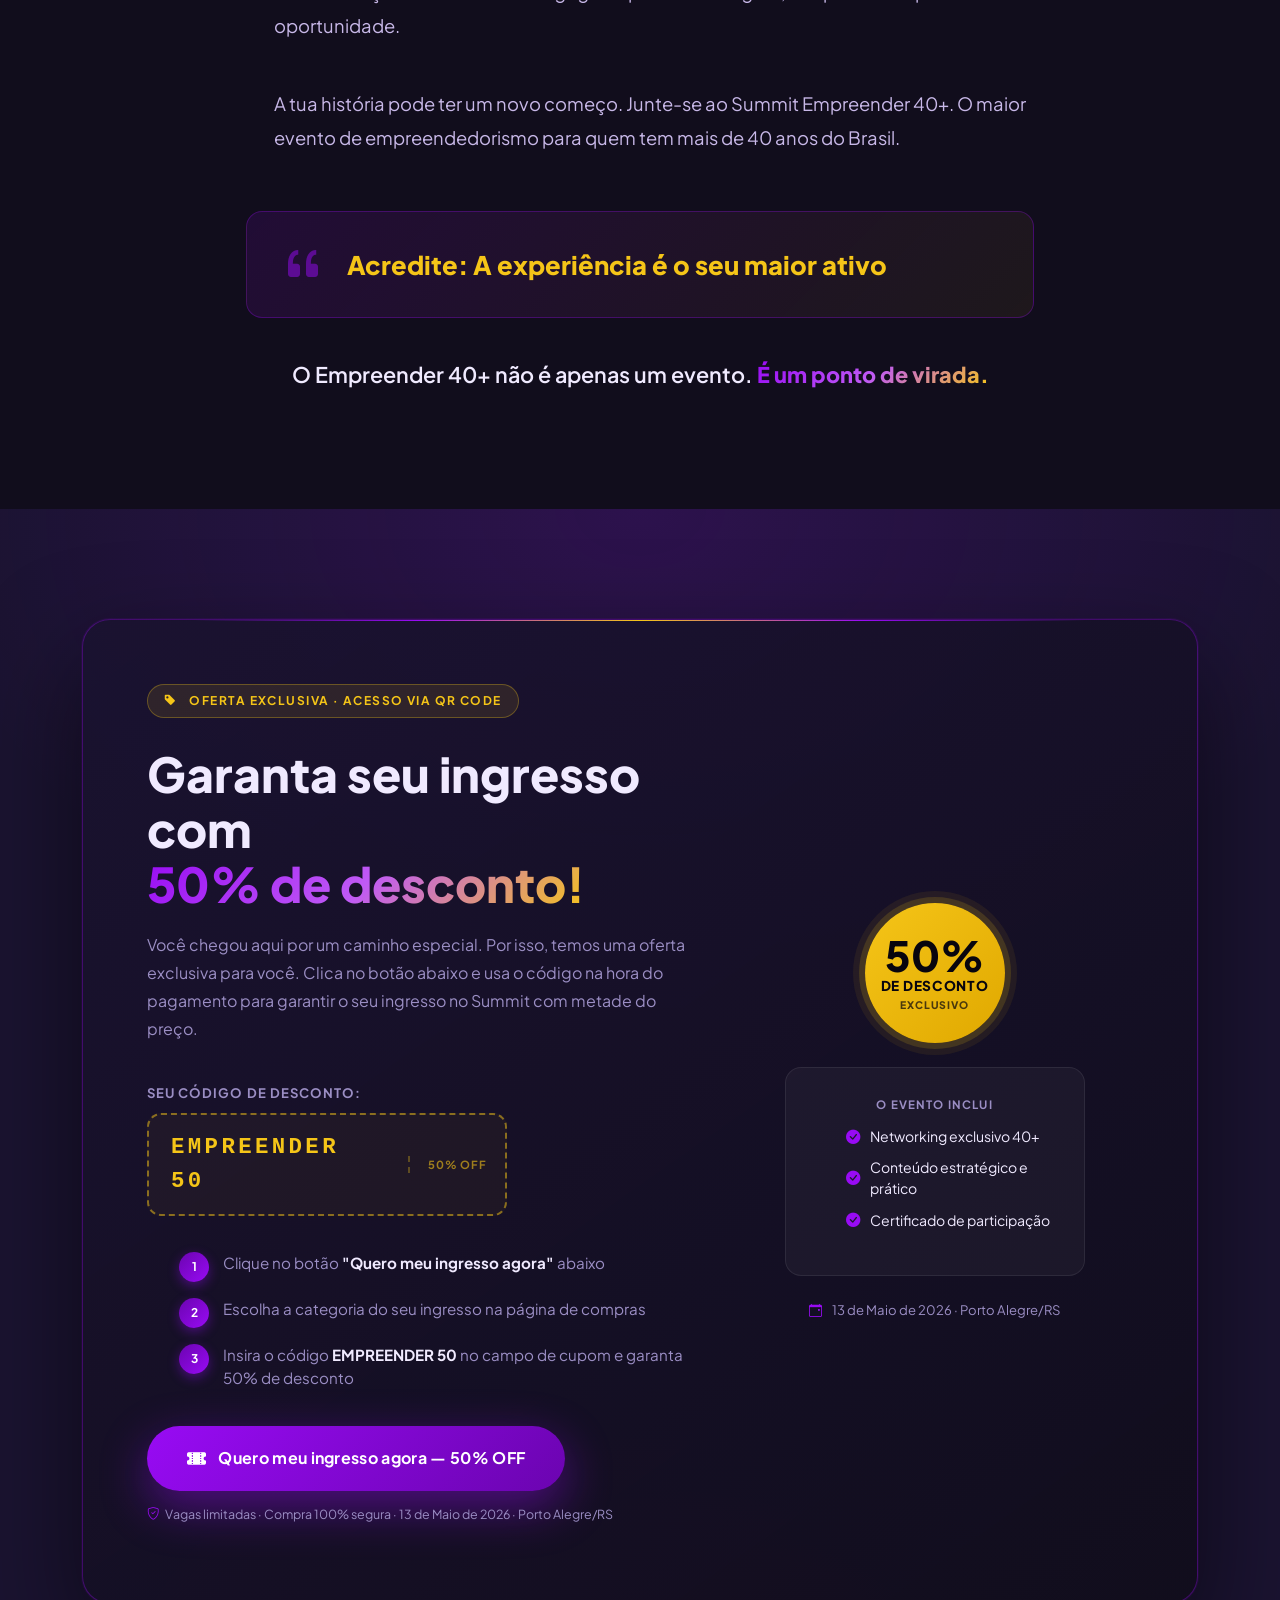
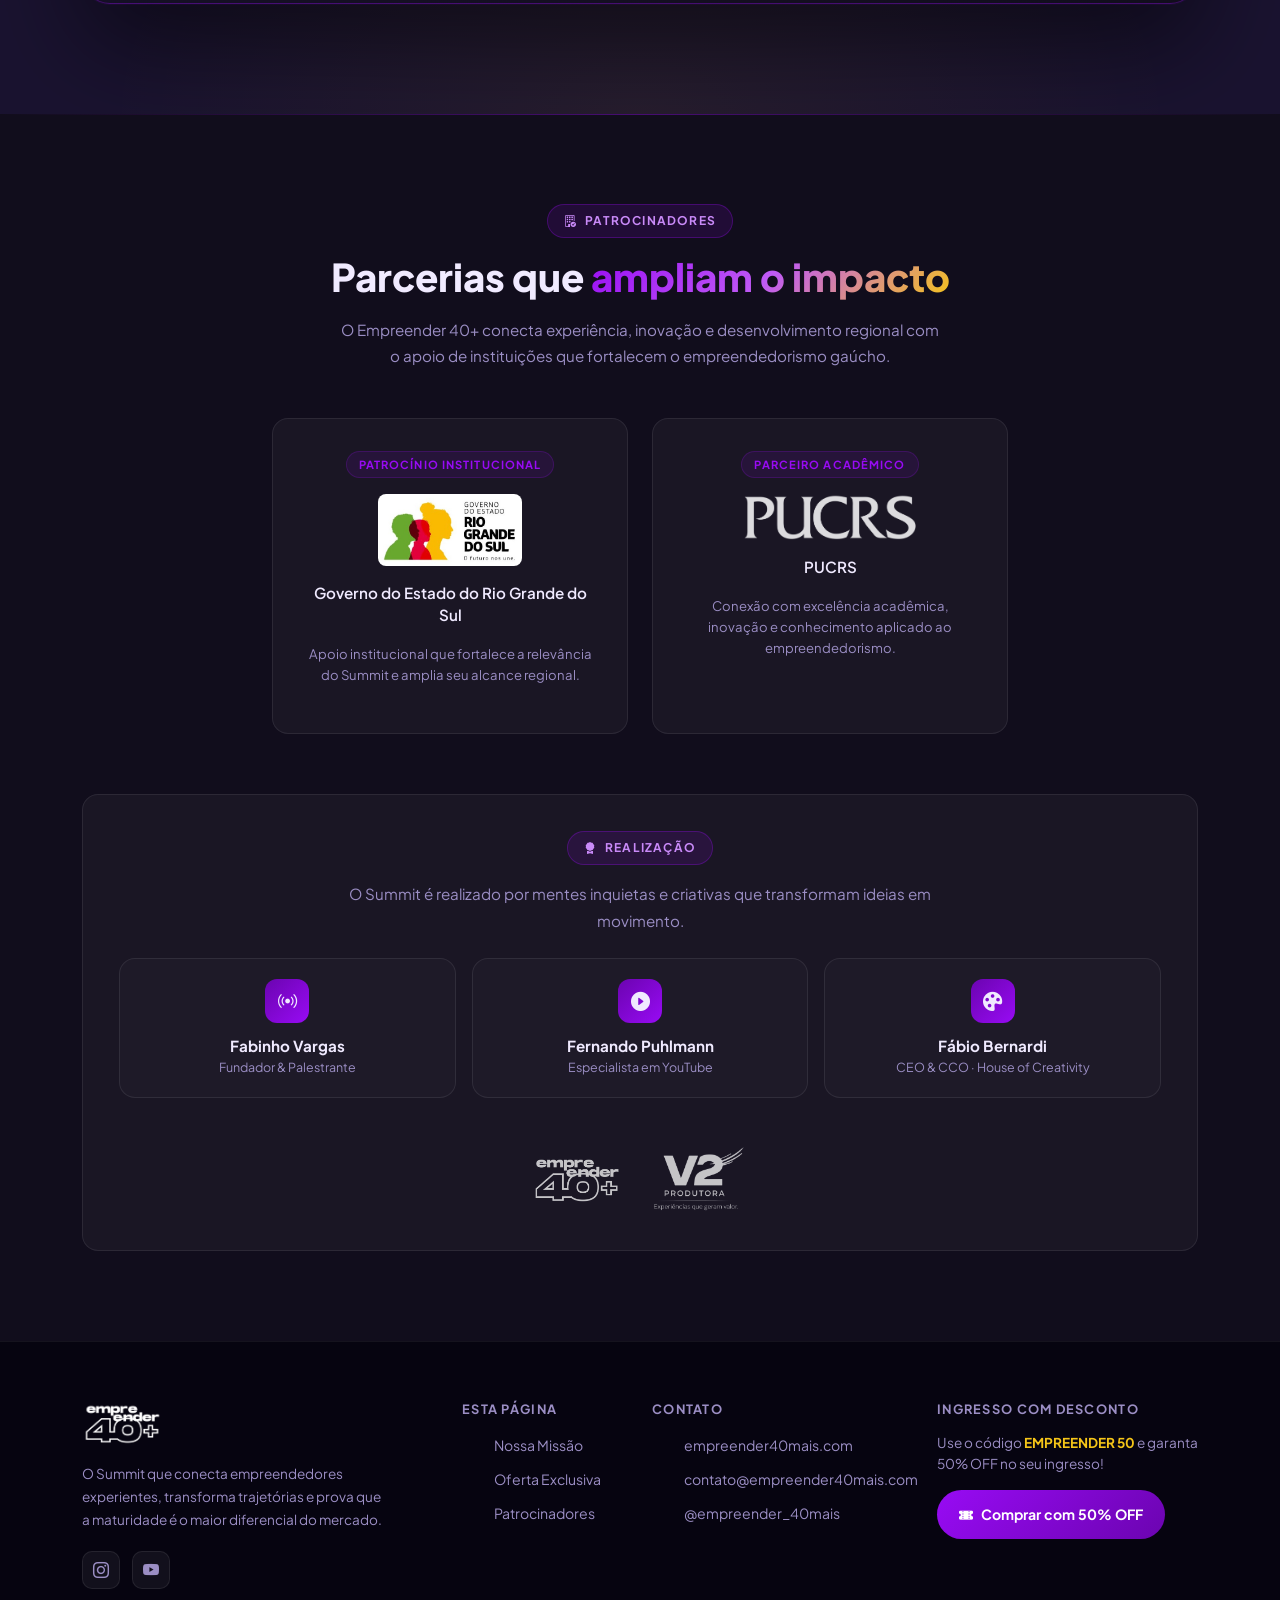
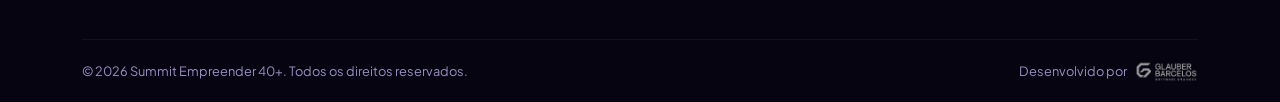
<file: qrcode.html>
<!DOCTYPE html>
<html lang="pt-BR">
<head>
  <meta charset="UTF-8" />
  <meta name="viewport" content="width=device-width, initial-scale=1" />
  <title>Seja Bem-vindo ao Empreender 40+ | Oferta Exclusiva</title>
  <meta name="robots" content="noindex, nofollow" />

  <link href="https://fonts.googleapis.com/css2?family=Plus+Jakarta+Sans:ital,wght@0,300;0,400;0,500;0,600;0,700;0,800;0,900;1,400&display=swap" rel="stylesheet" />
  <link href="https://cdn.jsdelivr.net/npm/bootstrap@5.3.3/dist/css/bootstrap.min.css" rel="stylesheet" />
  <link rel="stylesheet" href="https://cdn.jsdelivr.net/npm/bootstrap-icons@1.11.3/font/bootstrap-icons.css" />
  <link rel="stylesheet" href="https://cdn.jsdelivr.net/npm/aos@2.3.4/dist/aos.css" />

  <style>
    /* ── BASE ── */
    *, *::before, *::after { box-sizing: border-box; margin: 0; padding: 0; }

    :root {
      --purple:      #980BF4;
      --purple-dark: #6B04B0;
      --purple-glow: rgba(152,11,244,.35);
      --gold:        #F5C518;
      --gold-light:  #FFE082;
      --dark:        #08050E;
      --dark-2:      #110d1c;
      --dark-3:      #1a1330;
      --card-bg:     rgba(255,255,255,.04);
      --card-border: rgba(255,255,255,.08);
      --text:        #f0eaff;
      --text-muted:  #9b8ec4;
      --radius:      16px;
    }

    html { scroll-behavior: smooth; }

    body {
      font-family: 'Plus Jakarta Sans', sans-serif;
      background: var(--dark);
      color: var(--text);
      overflow-x: hidden;
    }

    /* ── GRADIENT TEXT ── */
    .gradient-text {
      background: linear-gradient(135deg, #980BF4 0%, #c05af5 50%, #F5C518 100%);
      -webkit-background-clip: text;
      -webkit-text-fill-color: transparent;
      background-clip: text;
    }

    .accent { color: var(--purple); }

    /* ═══════════════════════════════════════════
       HERO — VIDEO SECTION
    ═══════════════════════════════════════════ */
    .hero-promo {
      position: relative;
      min-height: 100vh;
      display: flex;
      flex-direction: column;
      align-items: center;
      justify-content: center;
      background: var(--dark);
      overflow: hidden;
      padding: 80px 0 60px;
    }

    /* Background ambient orbs */
    .orb {
      position: absolute;
      border-radius: 50%;
      filter: blur(110px);
      pointer-events: none;
      z-index: 0;
    }
    .orb-1 { width: 600px; height: 600px; background: rgba(152,11,244,.18); top: -200px; left: -200px; }
    .orb-2 { width: 500px; height: 500px; background: rgba(245,197,24,.08); bottom: -150px; right: -150px; }
    .orb-3 { width: 300px; height: 300px; background: rgba(152,11,244,.12); top: 40%; left: 50%; transform: translate(-50%,-50%); }

    /* Diagonal grid lines */
    .hero-promo::before {
      content: '';
      position: absolute;
      inset: 0;
      background-image:
        linear-gradient(rgba(152,11,244,.04) 1px, transparent 1px),
        linear-gradient(90deg, rgba(152,11,244,.04) 1px, transparent 1px);
      background-size: 60px 60px;
      z-index: 0;
    }

    .hero-promo-inner {
      position: relative;
      z-index: 1;
      width: 100%;
    }

    /* Welcome badge */
    .welcome-badge {
      display: inline-flex;
      align-items: center;
      gap: 8px;
      background: rgba(152,11,244,.15);
      border: 1px solid rgba(152,11,244,.4);
      color: #c98af8;
      font-size: .78rem;
      font-weight: 700;
      letter-spacing: .12em;
      text-transform: uppercase;
      padding: 8px 18px;
      border-radius: 50px;
      margin-bottom: 28px;
    }

    .welcome-badge .pulse-dot {
      width: 7px; height: 7px;
      background: var(--gold);
      border-radius: 50%;
      animation: pulse-anim 1.6s ease-in-out infinite;
    }

    @keyframes pulse-anim {
      0%, 100% { transform: scale(1); opacity: 1; }
      50% { transform: scale(1.5); opacity: .5; }
    }

    /* Heading */
    .hero-heading {
      font-size: clamp(2.2rem, 5.5vw, 4rem);
      font-weight: 900;
      line-height: 1.1;
      letter-spacing: -.02em;
      margin-bottom: 24px;
    }

    .hero-sub {
      font-size: clamp(.95rem, 2vw, 1.15rem);
      color: var(--text-muted);
      max-width: 700px;
      line-height: 1.75;
      margin-bottom: 40px;
    }

    /* Video wrapper */
    .video-shell {
      position: relative;
      width: 100%;
      max-width: 860px;
      margin: 0 auto 20px;
    }

    .video-glow {
      position: absolute;
      inset: -20px;
      background: radial-gradient(ellipse at center, var(--purple-glow) 0%, transparent 70%);
      border-radius: 28px;
      z-index: 0;
      pointer-events: none;
    }

    .video-frame {
      position: relative;
      z-index: 1;
      border-radius: 20px;
      overflow: hidden;
      box-shadow: 0 30px 80px rgba(0,0,0,.7), 0 0 0 1px rgba(152,11,244,.25);
      aspect-ratio: 16 / 9;
    }

    .video-frame iframe {
      width: 100%;
      height: 100%;
      display: block;
      border: none;
    }

    .video-caption {
      text-align: center;
      font-size: .82rem;
      color: var(--text-muted);
      margin-top: 14px;
      letter-spacing: .05em;
    }

    /* ═══════════════════════════════════════════
       MANIFESTO SECTION
    ═══════════════════════════════════════════ */
    .manifesto-section {
      background: var(--dark-2);
      padding: 100px 0;
      position: relative;
      overflow: hidden;
    }

    .manifesto-section::after {
      content: '';
      position: absolute;
      top: 0; left: 0; right: 0;
      height: 1px;
      background: linear-gradient(90deg, transparent, rgba(152,11,244,.5), transparent);
    }

    .manifesto-full-text {
      max-width: 820px;
      margin: 0 auto;
      display: flex;
      flex-direction: column;
      gap: 28px;
      padding: 0 16px;
    }

    .mft-lead {
      font-size: clamp(1.4rem, 3vw, 2rem);
      font-weight: 800;
      color: var(--text);
      line-height: 1.4;
      border-left: 4px solid var(--purple);
      padding-left: 24px;
    }

    .mft-body {
      font-size: clamp(1rem, 2vw, 1.15rem);
      color: #c8b8e8;
      line-height: 1.85;
      padding-left: 28px;
    }

    .mft-highlight {
      display: flex;
      align-items: center;
      gap: 20px;
      background: linear-gradient(135deg, rgba(152,11,244,.12), rgba(245,197,24,.06));
      border: 1px solid rgba(152,11,244,.3);
      border-radius: var(--radius);
      padding: 28px 32px;
      margin: 12px 0;
    }

    .mft-quote-icon {
      font-size: 3rem;
      color: var(--purple);
      opacity: .5;
      flex-shrink: 0;
      line-height: 1;
    }

    .mft-highlight span {
      font-size: clamp(1.2rem, 2.5vw, 1.6rem);
      font-weight: 800;
      color: var(--gold);
      line-height: 1.3;
    }

    .mft-closer {
      font-size: clamp(1.1rem, 2.2vw, 1.35rem);
      font-weight: 600;
      color: var(--text);
      line-height: 1.6;
      padding-left: 28px;
      text-align: center;
      padding: 0;
    }

    /* ═══════════════════════════════════════════
       CTA / OFFER SECTION
    ═══════════════════════════════════════════ */
    .cta-section {
      background: var(--dark-3);
      padding: 110px 0;
      position: relative;
      overflow: hidden;
    }

    .cta-section::before {
      content: '';
      position: absolute;
      inset: 0;
      background:
        radial-gradient(ellipse 80% 60% at 50% 0%, rgba(152,11,244,.15) 0%, transparent 70%),
        radial-gradient(ellipse 60% 40% at 50% 100%, rgba(245,197,24,.06) 0%, transparent 70%);
    }

    .offer-card {
      position: relative;
      z-index: 1;
      background: linear-gradient(145deg, rgba(26,19,48,.9) 0%, rgba(17,13,28,.95) 100%);
      border: 1px solid rgba(152,11,244,.35);
      border-radius: 28px;
      padding: clamp(36px, 5vw, 72px);
      box-shadow: 0 40px 100px rgba(0,0,0,.5), 0 0 0 1px rgba(152,11,244,.1);
      overflow: hidden;
    }

    .offer-card::before {
      content: '';
      position: absolute;
      top: -1px; left: 10%; right: 10%;
      height: 2px;
      background: linear-gradient(90deg, transparent, var(--purple), var(--gold), var(--purple), transparent);
    }

    .offer-eyebrow {
      display: inline-flex;
      align-items: center;
      gap: 8px;
      background: rgba(245,197,24,.1);
      border: 1px solid rgba(245,197,24,.3);
      color: var(--gold);
      font-size: .75rem;
      font-weight: 700;
      letter-spacing: .12em;
      text-transform: uppercase;
      padding: 7px 16px;
      border-radius: 50px;
      margin-bottom: 28px;
    }

    .offer-heading {
      font-size: clamp(1.8rem, 4vw, 3rem);
      font-weight: 900;
      line-height: 1.15;
      margin-bottom: 20px;
    }

    .offer-desc {
      color: var(--text-muted);
      font-size: 1rem;
      line-height: 1.75;
      margin-bottom: 40px;
      max-width: 560px;
    }

    /* Discount badge */
    .discount-badge {
      display: inline-flex;
      flex-direction: column;
      align-items: center;
      justify-content: center;
      width: 140px; height: 140px;
      border-radius: 50%;
      background: linear-gradient(135deg, var(--gold) 0%, #e0a800 100%);
      color: #08050E;
      font-weight: 900;
      position: relative;
      box-shadow: 0 0 0 6px rgba(245,197,24,.15), 0 0 0 12px rgba(245,197,24,.07);
      animation: badge-pulse 2.5s ease-in-out infinite;
    }

    @keyframes badge-pulse {
      0%, 100% { box-shadow: 0 0 0 6px rgba(245,197,24,.15), 0 0 0 12px rgba(245,197,24,.07); }
      50% { box-shadow: 0 0 0 10px rgba(245,197,24,.2), 0 0 0 20px rgba(245,197,24,.06); }
    }

    .discount-badge .pct { font-size: 2.6rem; line-height: 1; }
    .discount-badge .off { font-size: .85rem; letter-spacing: .05em; text-transform: uppercase; }
    .discount-badge .label { font-size: .65rem; letter-spacing: .08em; text-transform: uppercase; opacity: .7; }

    /* Coupon code box */
    .coupon-box {
      display: flex;
      align-items: center;
      gap: 0;
      border-radius: 14px;
      overflow: hidden;
      border: 2px dashed rgba(245,197,24,.5);
      max-width: 360px;
      margin-bottom: 36px;
      background: rgba(245,197,24,.04);
    }

    .coupon-code {
      flex: 1;
      padding: 16px 22px;
      font-size: 1.4rem;
      font-weight: 900;
      letter-spacing: .15em;
      color: var(--gold);
      font-family: 'Courier New', monospace;
    }

    .coupon-label {
      padding: 0 18px;
      font-size: .7rem;
      font-weight: 700;
      color: rgba(245,197,24,.6);
      text-transform: uppercase;
      letter-spacing: .08em;
      border-left: 2px dashed rgba(245,197,24,.3);
      white-space: nowrap;
    }

    /* Buy button */
    .btn-buy-promo {
      display: inline-flex;
      align-items: center;
      gap: 12px;
      background: linear-gradient(135deg, var(--purple) 0%, var(--purple-dark) 100%);
      color: #fff;
      font-size: 1rem;
      font-weight: 700;
      padding: 18px 40px;
      border-radius: 50px;
      text-decoration: none;
      border: none;
      cursor: pointer;
      transition: transform .25s, box-shadow .25s, filter .25s;
      box-shadow: 0 16px 48px rgba(152,11,244,.45);
      letter-spacing: .02em;
    }

    .btn-buy-promo:hover {
      transform: translateY(-3px);
      box-shadow: 0 24px 60px rgba(152,11,244,.6);
      color: #fff;
      filter: brightness(1.1);
    }

    .btn-buy-promo i { font-size: 1.2rem; }

    /* Steps list */
    .steps-list {
      list-style: none;
      display: flex;
      flex-direction: column;
      gap: 16px;
      margin-bottom: 36px;
    }

    .steps-list li {
      display: flex;
      align-items: flex-start;
      gap: 14px;
      font-size: .95rem;
      color: var(--text-muted);
    }

    .step-num {
      flex-shrink: 0;
      width: 30px; height: 30px;
      border-radius: 50%;
      background: linear-gradient(135deg, var(--purple-dark), var(--purple));
      color: #fff;
      font-size: .75rem;
      font-weight: 700;
      display: flex; align-items: center; justify-content: center;
      box-shadow: 0 4px 12px rgba(152,11,244,.4);
    }

    .steps-list li strong { color: var(--text); }

    /* ═══════════════════════════════════════════
       SPONSORS / APOIADORES
    ═══════════════════════════════════════════ */
    .partners-section {
      background: var(--dark-2);
      padding: 90px 0;
      position: relative;
    }

    .partners-section::after {
      content: '';
      position: absolute;
      top: 0; left: 0; right: 0;
      height: 1px;
      background: linear-gradient(90deg, transparent, rgba(152,11,244,.4), transparent);
    }

    .section-label-promo {
      display: inline-flex;
      align-items: center;
      gap: 8px;
      background: rgba(152,11,244,.12);
      border: 1px solid rgba(152,11,244,.3);
      color: #c98af8;
      font-size: .75rem;
      font-weight: 700;
      letter-spacing: .1em;
      text-transform: uppercase;
      padding: 7px 16px;
      border-radius: 50px;
      margin-bottom: 16px;
    }

    .section-title-promo {
      font-size: clamp(1.6rem, 3.5vw, 2.4rem);
      font-weight: 800;
      line-height: 1.2;
      margin-bottom: 16px;
    }

    .section-desc-promo {
      color: var(--text-muted);
      font-size: .95rem;
      line-height: 1.75;
      max-width: 600px;
    }

    .partner-card {
      background: var(--card-bg);
      border: 1px solid var(--card-border);
      border-radius: var(--radius);
      padding: 32px 28px;
      display: flex;
      flex-direction: column;
      align-items: center;
      gap: 16px;
      text-align: center;
      transition: border-color .3s, transform .3s;
      height: 100%;
    }

    .partner-card:hover {
      border-color: rgba(152,11,244,.4);
      transform: translateY(-4px);
    }

    .partner-card img {
      max-height: 72px;
      max-width: 180px;
      width: auto;
      object-fit: contain;
    }

    .partner-tag {
      font-size: .7rem;
      font-weight: 700;
      letter-spacing: .1em;
      text-transform: uppercase;
      color: var(--purple);
      background: rgba(152,11,244,.1);
      padding: 4px 12px;
      border-radius: 50px;
      border: 1px solid rgba(152,11,244,.2);
    }

    .partner-name {
      font-size: .95rem;
      font-weight: 600;
      color: var(--text);
    }

    .partner-desc {
      font-size: .82rem;
      color: var(--text-muted);
      line-height: 1.6;
    }

    /* Apoiadores grid (smaller logos) */
    .apoiadores-grid {
      display: flex;
      flex-wrap: wrap;
      gap: 20px;
      justify-content: center;
      margin-top: 40px;
    }

    .apoiador-chip {
      display: flex;
      align-items: center;
      gap: 12px;
      background: var(--card-bg);
      border: 1px solid var(--card-border);
      padding: 14px 22px;
      border-radius: 50px;
      transition: border-color .3s;
    }

    .apoiador-chip:hover { border-color: rgba(152,11,244,.4); }

    .apoiador-chip img {
      height: 36px;
      width: auto;
      object-fit: contain;
    }

    .apoiador-chip span {
      font-size: .82rem;
      font-weight: 600;
      color: var(--text-muted);
    }

    /* Divider */
    .section-divider {
      height: 1px;
      background: linear-gradient(90deg, transparent, var(--card-border), transparent);
      margin: 60px 0;
    }

    /* ═══════════════════════════════════════════
       FOOTER
    ═══════════════════════════════════════════ */
    footer {
      background: #060410;
      padding: 60px 0 0;
      border-top: 1px solid rgba(255,255,255,.06);
    }

    .footer-logo img { height: 44px; margin-bottom: 16px; }

    .footer-desc {
      font-size: .85rem;
      color: var(--text-muted);
      line-height: 1.7;
      max-width: 300px;
    }

    .footer-social { display: flex; gap: 12px; margin-top: 20px; }

    .footer-social a {
      width: 38px; height: 38px;
      border-radius: 10px;
      background: rgba(255,255,255,.05);
      border: 1px solid rgba(255,255,255,.08);
      display: flex; align-items: center; justify-content: center;
      color: var(--text-muted);
      font-size: 1rem;
      text-decoration: none;
      transition: background .2s, color .2s, border-color .2s;
    }

    .footer-social a:hover {
      background: var(--purple);
      color: #fff;
      border-color: var(--purple);
    }

    .footer-heading {
      font-size: .8rem;
      font-weight: 700;
      letter-spacing: .1em;
      text-transform: uppercase;
      color: var(--text-muted);
      margin-bottom: 16px;
    }

    .footer-links {
      list-style: none;
      display: flex;
      flex-direction: column;
      gap: 10px;
    }

    .footer-links a {
      color: var(--text-muted);
      text-decoration: none;
      font-size: .88rem;
      transition: color .2s;
    }

    .footer-links a:hover { color: var(--purple); }

    .footer-bottom {
      margin-top: 50px;
      padding: 20px 0;
      border-top: 1px solid rgba(255,255,255,.05);
      display: flex;
      align-items: center;
      justify-content: space-between;
      flex-wrap: wrap;
      gap: 12px;
      font-size: .8rem;
      color: var(--text-muted);
    }

    .footer-dev {
      display: flex;
      align-items: center;
      gap: 8px;
    }

    .footer-dev img { height: 22px; filter: brightness(0) invert(.6); }
    .footer-dev a { display: flex; align-items: center; }

    /* ═══════════════════════════════════════════
       BACK TO TOP
    ═══════════════════════════════════════════ */
    #back-top {
      position: fixed;
      bottom: 28px; right: 28px;
      width: 46px; height: 46px;
      border-radius: 50%;
      background: var(--purple);
      color: #fff;
      display: flex; align-items: center; justify-content: center;
      font-size: 1.1rem;
      text-decoration: none;
      opacity: 0;
      transform: translateY(20px);
      transition: opacity .3s, transform .3s;
      z-index: 9999;
      box-shadow: 0 8px 24px rgba(152,11,244,.45);
    }

    #back-top.visible { opacity: 1; transform: translateY(0); }

    /* ═══════════════════════════════════════════
       RESPONSIVE
    ═══════════════════════════════════════════ */
    @media (max-width: 767px) {
      .offer-card { padding: 32px 24px; }
      .coupon-box { max-width: 100%; }
      .coupon-code { font-size: 1.1rem; }
      .discount-badge { width: 110px; height: 110px; }
      .discount-badge .pct { font-size: 2rem; }
    }
  </style>
</head>
<body>

<!-- ═══════════════════════════════════════════
     HERO — BOAS-VINDAS + VÍDEO
═══════════════════════════════════════════ -->
<section class="hero-promo" id="inicio">
  <div class="orb orb-1"></div>
  <div class="orb orb-2"></div>
  <div class="orb orb-3"></div>

  <div class="hero-promo-inner">
    <div class="container">
      <div class="text-center mb-5" data-aos="fade-down">

        <div class="welcome-badge">
          <span class="pulse-dot"></span>
          Edição 2026 · Porto Alegre/RS
        </div>

        <div class="mb-4">
          <img src="img/summit .png" alt="Summit Empreender 40+" style="max-width:420px;width:90%;filter:drop-shadow(0 0 40px rgba(152,11,244,.4));" />
        </div>

        <p class="hero-sub mx-auto">
          O mundo em transformação pede pessoas em transformação.<br>
          Acreditamos que homens e mulheres acima dos 40 anos são uma nova força de trabalho para um mercado que exige mais colaboração, maturidade e comprometimento.
        </p>

      </div>

      <!-- Vídeo -->
      <div class="video-shell" data-aos="zoom-in" data-aos-delay="100">
        <div class="video-glow"></div>
        <div class="video-frame">
          <iframe
            src="https://www.youtube.com/embed/5wH5XOhWnA4?rel=0&modestbranding=1&color=white"
            title="Empreender 40+ — Summit 2026"
            allow="accelerometer; autoplay; clipboard-write; encrypted-media; gyroscope; picture-in-picture; web-share"
            allowfullscreen
          ></iframe>
        </div>
        <p class="video-caption"><i class="bi bi-play-circle-fill me-1" style="color:var(--purple)"></i>Assista e descubra por que o Empreender 40+ vai mudar a sua trajetória</p>
      </div>

    </div>
  </div>
</section>


<!-- ═══════════════════════════════════════════
     MANIFESTO
═══════════════════════════════════════════ -->
<section class="manifesto-section" id="manifesto">
  <div class="container">

    <div class="text-center mb-5" data-aos="fade-up">
      <div class="section-label-promo mx-auto"><i class="bi bi-stars"></i> Nossa Missão</div>
    </div>

    <!-- Bloco de texto completo na íntegra -->
    <div class="manifesto-full-text" data-aos="fade-up" data-aos-delay="80">

      <p class="mft-lead">
        O mundo em transformação pede pessoas em transformação.
      </p>

      <p class="mft-body">
        Acreditamos que homens e mulheres acima dos 40 anos são uma nova força de trabalho para um mercado que exige mais colaboração, maturidade e comprometimento.
      </p>

      <p class="mft-body">
        Nosso desejo é inspirar transformações pessoais, potencializar e impulsionar transformações coletivas. É a bagagem que vira vantagem, a experiência que vira oportunidade.
      </p>

      <p class="mft-body">
        A tua história pode ter um novo começo. Junte-se ao Summit Empreender 40+. O maior evento de empreendedorismo para quem tem mais de 40 anos do Brasil.
      </p>

      <div class="mft-highlight" data-aos="fade-up" data-aos-delay="120">
        <i class="bi bi-quote mft-quote-icon"></i>
        <span>Acredite: A experiência é o seu maior ativo</span>
      </div>

      <p class="mft-closer">
        O Empreender 40+ não é apenas um evento. <strong class="gradient-text">É um ponto de virada.</strong>
      </p>

    </div>

  </div>
</section>


<!-- ═══════════════════════════════════════════
     CTA — OFERTA EXCLUSIVA
═══════════════════════════════════════════ -->
<section class="cta-section" id="oferta">
  <div class="container position-relative" style="z-index:1;">

    <div class="offer-card" data-aos="fade-up">
      <div class="row gy-5 align-items-center">

        <!-- Texto da oferta -->
        <div class="col-lg-7">
          <div class="offer-eyebrow"><i class="bi bi-tag-fill me-1"></i>Oferta Exclusiva · Acesso via QR Code</div>

          <h2 class="offer-heading">
            Garanta seu ingresso com<br>
            <span class="gradient-text">50% de desconto!</span>
          </h2>

          <p class="offer-desc">
            Você chegou aqui por um caminho especial. Por isso, temos uma oferta exclusiva para você. Clica no botão abaixo e usa o código na hora do pagamento para garantir o seu ingresso no Summit com metade do preço.
          </p>

          <div class="mb-2" style="font-size:.82rem;font-weight:700;letter-spacing:.08em;text-transform:uppercase;color:var(--text-muted);margin-bottom:10px!important;">Seu código de desconto:</div>
          <div class="coupon-box">
            <span class="coupon-code">EMPREENDER 50</span>
            <span class="coupon-label">50% OFF</span>
          </div>

          <ol class="steps-list">
            <li>
              <div class="step-num">1</div>
              <span>Clique no botão <strong>"Quero meu ingresso agora"</strong> abaixo</span>
            </li>
            <li>
              <div class="step-num">2</div>
              <span>Escolha a categoria do seu ingresso na página de compras</span>
            </li>
            <li>
              <div class="step-num">3</div>
              <span>Insira o código <strong>EMPREENDER 50</strong> no campo de cupom e garanta 50% de desconto</span>
            </li>
          </ol>

          <a href="https://uhuu.com/evento/rs/porto-alegre/summit-empreender-40-16127" target="_blank" rel="noopener" class="btn-buy-promo">
            <i class="bi bi-ticket-perforated-fill"></i>
            Quero meu ingresso agora — 50% OFF
          </a>

          <p style="font-size:.78rem;color:var(--text-muted);margin-top:14px;">
            <i class="bi bi-shield-check me-1" style="color:var(--purple)"></i>
            Vagas limitadas · Compra 100% segura · 13 de Maio de 2026 · Porto Alegre/RS
          </p>
        </div>

        <!-- Badge visual -->
        <div class="col-lg-5 d-flex flex-column align-items-center gap-4" data-aos="zoom-in" data-aos-delay="150">

          <div class="discount-badge">
            <span class="pct">50%</span>
            <span class="off">de desconto</span>
            <span class="label">Exclusivo</span>
          </div>

          <div style="text-align:center;padding:28px;background:var(--card-bg);border:1px solid var(--card-border);border-radius:var(--radius);width:100%;max-width:300px;">
            <div style="font-size:.72rem;font-weight:700;letter-spacing:.1em;text-transform:uppercase;color:var(--text-muted);margin-bottom:12px;">O evento inclui</div>
            <ul style="list-style:none;display:flex;flex-direction:column;gap:10px;text-align:left;">
              <li style="font-size:.88rem;color:var(--text);display:flex;align-items:center;gap:10px;">
                <i class="bi bi-check-circle-fill" style="color:var(--purple);font-size:.9rem;flex-shrink:0;"></i>
                Networking exclusivo 40+
              </li>
              <li style="font-size:.88rem;color:var(--text);display:flex;align-items:center;gap:10px;">
                <i class="bi bi-check-circle-fill" style="color:var(--purple);font-size:.9rem;flex-shrink:0;"></i>
                Conteúdo estratégico e prático
              </li>
              <li style="font-size:.88rem;color:var(--text);display:flex;align-items:center;gap:10px;">
                <i class="bi bi-check-circle-fill" style="color:var(--purple);font-size:.9rem;flex-shrink:0;"></i>
                Certificado de participação
              </li>
            </ul>
          </div>

          <div style="display:flex;align-items:center;gap:10px;font-size:.82rem;color:var(--text-muted);">
            <i class="bi bi-calendar-event" style="color:var(--purple)"></i>
            <span>13 de Maio de 2026 · Porto Alegre/RS</span>
          </div>

        </div>

      </div>
    </div>

  </div>
</section>


<!-- ═══════════════════════════════════════════
     PATROCINADORES
═══════════════════════════════════════════ -->
<section class="partners-section" id="patrocinadores">
  <div class="container">

    <div class="text-center mb-5" data-aos="fade-up">
      <div class="section-label-promo mx-auto"><i class="bi bi-building-check"></i> Patrocinadores</div>
      <h2 class="section-title-promo">Parcerias que <span class="gradient-text">ampliam o impacto</span></h2>
      <p class="section-desc-promo mx-auto">
        O Empreender 40+ conecta experiência, inovação e desenvolvimento regional com o apoio de instituições que fortalecem o empreendedorismo gaúcho.
      </p>
    </div>

    <div class="row g-4 justify-content-center" data-aos="fade-up" data-aos-delay="80">

      <div class="col-md-5 col-lg-4">
        <div class="partner-card">
          <div class="partner-tag">Patrocínio Institucional</div>
          <img src="img/logo_rs.jpeg" alt="Governo do Rio Grande do Sul" style="border-radius:8px;" />
          <div class="partner-name">Governo do Estado do Rio Grande do Sul</div>
          <p class="partner-desc">Apoio institucional que fortalece a relevância do Summit e amplia seu alcance regional.</p>
        </div>
      </div>

      <div class="col-md-5 col-lg-4">
        <div class="partner-card">
          <div class="partner-tag">Parceiro Acadêmico</div>
          <img src="img/logo_puc.png" alt="PUCRS" style="filter:brightness(0) invert(1);opacity:.85;" />
          <div class="partner-name">PUCRS</div>
          <p class="partner-desc">Conexão com excelência acadêmica, inovação e conhecimento aplicado ao empreendedorismo.</p>
        </div>
      </div>

    </div>

    <!-- Realizadores -->
    <div style="margin-top:60px;padding:36px;background:var(--card-bg);border:1px solid var(--card-border);border-radius:var(--radius);" data-aos="fade-up" data-aos-delay="120">
      <div class="text-center mb-4">
        <div class="section-label-promo mx-auto"><i class="bi bi-award-fill"></i> Realização</div>
        <p class="section-desc-promo mx-auto">O Summit é realizado por mentes inquietas e criativas que transformam ideias em movimento.</p>
      </div>
      <div class="row g-3 justify-content-center text-center">
        <div class="col-sm-4">
          <div style="padding:20px;border-radius:var(--radius);border:1px solid var(--card-border);background:rgba(255,255,255,.02);">
            <div style="width:44px;height:44px;border-radius:12px;background:linear-gradient(135deg,var(--purple-dark),var(--purple));display:flex;align-items:center;justify-content:center;margin:0 auto 12px;"><i class="bi bi-broadcast" style="font-size:1.2rem;"></i></div>
            <div style="font-weight:700;font-size:.95rem;">Fabinho Vargas</div>
            <div style="font-size:.78rem;color:var(--text-muted);">Fundador &amp; Palestrante</div>
          </div>
        </div>
        <div class="col-sm-4">
          <div style="padding:20px;border-radius:var(--radius);border:1px solid var(--card-border);background:rgba(255,255,255,.02);">
            <div style="width:44px;height:44px;border-radius:12px;background:linear-gradient(135deg,var(--purple-dark),var(--purple));display:flex;align-items:center;justify-content:center;margin:0 auto 12px;"><i class="bi bi-play-circle-fill" style="font-size:1.2rem;"></i></div>
            <div style="font-weight:700;font-size:.95rem;">Fernando Puhlmann</div>
            <div style="font-size:.78rem;color:var(--text-muted);">Especialista em YouTube</div>
          </div>
        </div>
        <div class="col-sm-4">
          <div style="padding:20px;border-radius:var(--radius);border:1px solid var(--card-border);background:rgba(255,255,255,.02);">
            <div style="width:44px;height:44px;border-radius:12px;background:linear-gradient(135deg,var(--purple-dark),var(--purple));display:flex;align-items:center;justify-content:center;margin:0 auto 12px;"><i class="bi bi-palette-fill" style="font-size:1.2rem;"></i></div>
            <div style="font-weight:700;font-size:.95rem;">Fábio Bernardi</div>
            <div style="font-size:.78rem;color:var(--text-muted);">CEO &amp; CCO · House of Creativity</div>
          </div>
        </div>
      </div>

      <!-- Logos abaixo dos cards -->
      <div class="text-center mt-5 d-flex align-items-center justify-content-center gap-4">
        <img src="img/logo_empreender.png" alt="Empreender 40+" style="height:50px;opacity:0.75;" />
        <img src="img/logoV12.png" alt="V12" style="height:68px;opacity:0.75;filter:brightness(0) invert(1);" />
      </div>
    </div>

  </div>
</section>


<!-- ═══════════════════════════════════════════
     FOOTER
═══════════════════════════════════════════ -->
<footer id="contato">
  <div class="container">
    <div class="row gy-5">

      <div class="col-lg-4">
        <div class="footer-logo">
          <img src="img/logo_empreender.png" alt="Empreender 40+" />
        </div>
        <p class="footer-desc">O Summit que conecta empreendedores experientes, transforma trajetórias e prova que a maturidade é o maior diferencial do mercado.</p>
        <div class="footer-social">
          <a href="https://www.instagram.com/empreender_40mais/" target="_blank" rel="noopener" aria-label="Instagram"><i class="bi bi-instagram"></i></a>
          <a href="https://www.youtube.com/@CanalEmpreender40Mais" target="_blank" rel="noopener" aria-label="YouTube"><i class="bi bi-youtube"></i></a>
        </div>
      </div>

      <div class="col-6 col-lg-2">
        <h4 class="footer-heading">Esta Página</h4>
        <ul class="footer-links">
          <li><a href="#manifesto">Nossa Missão</a></li>
          <li><a href="#oferta">Oferta Exclusiva</a></li>
          <li><a href="#patrocinadores">Patrocinadores</a></li>
        </ul>
      </div>

      <div class="col-6 col-lg-3">
        <h4 class="footer-heading">Contato</h4>
        <ul class="footer-links">
          <li><a href="https://www.empreender40mais.com" target="_blank" rel="noopener">empreender40mais.com</a></li>
          <li><a href="mailto:contato@empreender40mais.com">contato@empreender40mais.com</a></li>
          <li><a href="https://www.instagram.com/empreender_40mais/" target="_blank" rel="noopener">@empreender_40mais</a></li>
        </ul>
      </div>

      <div class="col-lg-3">
        <h4 class="footer-heading">Ingresso com Desconto</h4>
        <p style="font-size:.85rem;color:var(--text-muted);margin-bottom:16px;">
          Use o código <strong style="color:var(--gold);">EMPREENDER 50</strong> e garanta 50% OFF no seu ingresso!
        </p>
        <a href="https://uhuu.com/evento/rs/porto-alegre/summit-empreender-40-16127" target="_blank" rel="noopener"
           style="display:inline-flex;align-items:center;gap:8px;background:linear-gradient(135deg,var(--purple),var(--purple-dark));color:#fff;font-size:.88rem;font-weight:700;padding:14px 22px;border-radius:50px;text-decoration:none;transition:filter .2s;">
          <i class="bi bi-ticket-perforated-fill"></i>
          Comprar com 50% OFF
        </a>
      </div>

    </div>

    <div class="footer-bottom">
      <span>© 2026 Summit Empreender 40+. Todos os direitos reservados.</span>
      <span class="footer-dev">
        Desenvolvido por
        <a href="https://glauberbarcelos.com.br" target="_blank" rel="noopener">
          <img src="img/logo_glauber_branca.png" alt="Glauber Barcelos" />
        </a>
      </span>
    </div>
  </div>
</footer>

<!-- Back to top -->
<a href="#inicio" id="back-top" aria-label="Voltar ao topo"><i class="bi bi-arrow-up"></i></a>


<!-- SCRIPTS -->
<script src="https://cdn.jsdelivr.net/npm/bootstrap@5.3.3/dist/js/bootstrap.bundle.min.js"></script>
<script src="https://cdn.jsdelivr.net/npm/aos@2.3.4/dist/aos.js"></script>
<script>
  AOS.init({ duration: 700, easing: 'ease-out-cubic', once: true, offset: 60 });

  // Back to top
  const backTop = document.getElementById('back-top');
  window.addEventListener('scroll', () => {
    backTop.classList.toggle('visible', window.scrollY > 400);
  });
</script>

</body>
</html>
</file>
<file: evento/styles.css>
:root {
  --black: #08080d;
  --ink: #111119;
  --paper: #f4f3f8;
  --muted: #9b9aa8;
  --line: rgba(255,255,255,.13);
  --blue: #63b5ff;
  --cyan: #42d7ed;
  --purple: #9a52ff;
  --magenta: #ed48c7;
  --gradient: linear-gradient(110deg, #58c9ff 0%, #7c73ff 45%, #e43fc5 100%);
  --shadow: 0 24px 90px rgba(0,0,0,.42);
  --display: "Space Grotesk", sans-serif;
  --body: "DM Sans", sans-serif;
}

* { box-sizing: border-box; }
html { scroll-behavior: smooth; }
body { margin: 0; background: var(--black); color: var(--paper); font-family: var(--body); overflow-x: hidden; }
body.menu-open { overflow: hidden; }
a { color: inherit; text-decoration: none; }
img { display: block; max-width: 100%; }
button { font: inherit; }
.shell { width: min(1180px, calc(100% - 64px)); margin: 0 auto; position: relative; z-index: 1; }
.section-space { padding: 132px 0; position: relative; overflow: hidden; }
.section-dark { background: #0d0d14; }
.noise { position: fixed; inset: 0; pointer-events: none; z-index: 20; opacity: .035; background-image: url("data:image/svg+xml,%3Csvg viewBox='0 0 160 160' xmlns='http://www.w3.org/2000/svg'%3E%3Cfilter id='n'%3E%3CfeTurbulence type='fractalNoise' baseFrequency='.85' numOctaves='4' stitchTiles='stitch'/%3E%3C/filter%3E%3Crect width='100%25' height='100%25' filter='url(%23n)' opacity='.7'/%3E%3C/svg%3E"); }
.site-header { position: fixed; top: 0; width: 100%; z-index: 10; border-bottom: 1px solid transparent; transition: .3s ease; }
.site-header.scrolled { background: rgba(8,8,13,.82); border-bottom-color: var(--line); backdrop-filter: blur(18px); }
.header-inner { min-height: 92px; display: flex; align-items: center; justify-content: space-between; }
.brand { display: inline-flex; align-items: center; }
.brand img { width: 116px; height: auto; }
.main-nav { display: flex; align-items: center; gap: 30px; color: #d4d1dc; font-size: 12px; letter-spacing: .08em; text-transform: uppercase; }
.main-nav a:not(.nav-button) { transition: color .2s ease; }
.main-nav a:not(.nav-button):hover, .footer-links a:hover { color: var(--cyan); }
.nav-button, .button { display: inline-flex; align-items: center; justify-content: center; gap: 16px; border: 1px solid var(--line); border-radius: 2px; font-size: 12px; font-weight: 700; letter-spacing: .09em; text-transform: uppercase; transition: transform .2s ease, box-shadow .2s ease, background .2s ease; }
.nav-button { padding: 13px 18px; background: rgba(255,255,255,.04); }
.nav-button:hover, .button:hover { transform: translateY(-3px); box-shadow: 0 12px 34px rgba(93,174,255,.18); }
.nav-button span, .button span, .text-link span { color: var(--cyan); font-size: 18px; line-height: 0; }
.menu-toggle { display: none; width: 40px; height: 40px; border: 1px solid var(--line); background: transparent; color: var(--paper); padding: 10px; }
.menu-toggle span { display: block; height: 1px; margin: 4px 0; background: currentColor; transition: .2s ease; }
.hero { min-height: 850px; padding: 170px 0 120px; display: flex; align-items: center; background: radial-gradient(circle at 15% 10%, rgba(136,44,209,.2), transparent 32%), radial-gradient(circle at 94% 70%, rgba(32,119,229,.16), transparent 29%), var(--black); }
.hero::after, .section-dark::after { content: ""; position: absolute; width: 580px; height: 580px; right: -290px; bottom: -300px; border: 1px solid rgba(87,173,255,.1); border-radius: 50%; box-shadow: 0 0 0 70px rgba(87,173,255,.035), 0 0 0 140px rgba(87,173,255,.02); }
.hero-glow { position: absolute; width: 400px; height: 400px; filter: blur(80px); opacity: .2; border-radius: 50%; pointer-events: none; }
.hero-glow-left { background: var(--magenta); left: -240px; top: 30%; }
.hero-glow-right { background: var(--blue); right: -250px; bottom: 0; }
.hero-layout, .split-layout, .numbers-layout, .site-layout, .contact-layout { display: grid; grid-template-columns: minmax(0, .92fr) minmax(0, 1.08fr); gap: 86px; align-items: center; }
.eyebrow { margin: 0 0 24px; color: var(--cyan); font-size: 11px; font-weight: 700; letter-spacing: .18em; text-transform: uppercase; }
.eyebrow-dot { display: inline-block; width: 7px; height: 7px; margin-right: 10px; border-radius: 50%; background: var(--magenta); box-shadow: 0 0 14px var(--magenta); }
h1, h2, h3, p { margin-top: 0; }
h1, h2 { font-family: var(--display); letter-spacing: -.075em; }
h1 { max-width: 650px; margin-bottom: 26px; font-size: clamp(52px, 7vw, 92px); line-height: .93; font-weight: 500; }
h1 span, h2 em { font-style: normal; background: var(--gradient); -webkit-background-clip: text; background-clip: text; color: transparent; }
h2 { margin-bottom: 28px; font-size: clamp(42px, 5vw, 70px); line-height: .95; font-weight: 500; }
.hero-lede, .large-copy { color: #d0cdd8; font-size: 20px; line-height: 1.5; }
.hero-lede { max-width: 530px; margin-bottom: 34px; }
.hero-actions, .contact-actions { display: flex; flex-wrap: wrap; gap: 12px; }
.button { padding: 17px 22px; }
.button-primary { color: #071018; background: linear-gradient(100deg, #8bd8ff, #c183ff); border-color: transparent; }
.button-ghost { color: var(--paper); background: transparent; }
.hero-meta { display: flex; gap: 36px; margin-top: 64px; }
.hero-meta div { display: flex; flex-direction: column; gap: 4px; }
.hero-meta strong { color: var(--paper); font: 600 26px var(--display); }
.hero-meta span, .hero-float-card small, .summit-stats span, .stat-card small { color: var(--muted); font-size: 11px; }
.hero-visual { min-height: 580px; position: relative; }
.hero-image { position: absolute; top: 0; right: 0; width: min(570px, 100%); height: 520px; overflow: hidden; border: 1px solid rgba(127,182,255,.55); box-shadow: var(--shadow); transform: rotate(2deg); }
.hero-image::after { content: ""; position: absolute; inset: 0; background: linear-gradient(135deg, rgba(6,6,12,.08), rgba(20,10,42,.58)); }
.hero-image img { width: 100%; height: 100%; object-fit: cover; object-position: 63% center; filter: saturate(1.2) contrast(1.04); }
.hero-orbit { position: absolute; border: 1px solid rgba(94,181,255,.42); border-radius: 50%; transform: rotate(-20deg); pointer-events: none; }
.orbit-one { width: 540px; height: 230px; top: 84px; right: -18px; }
.orbit-two { width: 380px; height: 180px; top: 250px; right: 42px; border-color: rgba(235,70,198,.42); }
.hero-number { position: absolute; bottom: -15px; left: -14px; color: transparent; font: 700 220px/1 var(--display); -webkit-text-stroke: 1px rgba(112,180,255,.42); opacity: .75; letter-spacing: -.15em; }
.hero-number span { color: transparent; -webkit-text-stroke-color: rgba(230,69,199,.52); }
.hero-float-card { position: absolute; z-index: 2; padding: 18px 20px; border: 1px solid rgba(255,255,255,.2); background: rgba(10,10,18,.76); box-shadow: 0 18px 40px rgba(0,0,0,.26); backdrop-filter: blur(14px); }
.hero-float-card-top { right: -22px; top: 54px; width: 178px; }
.hero-float-card-bottom { bottom: 30px; right: 22px; display: flex; align-items: center; gap: 14px; width: 250px; }
.hero-float-card strong { display: block; margin: 5px 0 3px; font: 500 27px var(--display); }
.hero-float-card small { display: block; }
.mini-label { color: var(--cyan); font-size: 10px; letter-spacing: .12em; text-transform: uppercase; }
.signal-icon { display: grid; place-items: center; width: 34px; height: 34px; border: 1px solid var(--purple); border-radius: 50%; color: var(--cyan); font-size: 22px; }
.scroll-cue { position: absolute; bottom: 28px; left: calc(50% - 42px); color: var(--muted); font-size: 9px; letter-spacing: .18em; text-transform: uppercase; writing-mode: vertical-rl; display: flex; align-items: center; gap: 9px; }
.scroll-cue span { width: 1px; height: 38px; background: linear-gradient(var(--cyan), transparent); }
.ticker { overflow: hidden; border-top: 1px solid var(--line); border-bottom: 1px solid var(--line); background: #10101a; }
.ticker-track { display: flex; align-items: center; gap: 30px; width: max-content; min-height: 54px; color: #d8d6e0; font: 500 11px var(--display); letter-spacing: .21em; animation: ticker 30s linear infinite; }
.ticker-track i { color: var(--magenta); font-style: normal; }
@keyframes ticker { to { transform: translateX(-50%); } }
.intro { background: #f1f0f5; color: #101018; }
.intro-layout { display: grid; grid-template-columns: minmax(0, .9fr) minmax(0, 1.1fr); gap: 100px; align-items: end; }
.intro .eyebrow { color: #6c45ca; }
.intro h2 { color: #101018; }
.intro h2 em { background: var(--gradient); -webkit-background-clip: text; background-clip: text; }
.intro-copy { max-width: 560px; color: #5f5c6c; line-height: 1.7; }
.intro-copy p { margin-bottom: 20px; }
.intro-copy .large-copy { color: #171720; font-size: 22px; line-height: 1.45; }
.manifesto { display: flex; align-items: center; gap: 24px; margin-top: 78px; padding: 30px 34px; border: 1px solid rgba(118,83,220,.4); background: linear-gradient(100deg, rgba(255,255,255,.68), rgba(255,255,255,.15)); }
.manifesto-mark { display: grid; place-items: center; width: 55px; height: 55px; color: #713cf2; border: 1px solid #713cf2; border-radius: 50%; font: 36px var(--display); }
.manifesto p { margin: 0; font: 500 22px/1.18 var(--display); letter-spacing: -.03em; }
.manifesto p strong { background: var(--gradient); -webkit-background-clip: text; background-clip: text; color: transparent; }
.manifesto-line { width: 100px; height: 2px; margin-left: auto; background: var(--gradient); }
.centered { text-align: center; max-width: 760px; margin: 0 auto; }
.section-intro { max-width: 580px; margin: 0 auto; color: var(--muted); font-size: 17px; line-height: 1.6; }
.ecosystem { background: radial-gradient(circle at 50% 58%, rgba(60,111,239,.16), transparent 32%), #0d0d14; }
.ecosystem-map { position: relative; max-width: 890px; height: 550px; margin: 50px auto 0; }
.ecosystem-map::before { content: ""; position: absolute; left: 50%; top: 50%; width: 450px; height: 450px; transform: translate(-50%,-50%); border: 1px solid rgba(87,173,255,.35); border-radius: 50%; box-shadow: 0 0 0 35px rgba(109,79,252,.04), 0 0 0 100px rgba(109,79,252,.025); }
.ecosystem-center { position: absolute; z-index: 2; left: 50%; top: 50%; width: 190px; height: 190px; transform: translate(-50%,-50%); display: flex; flex-direction: column; align-items: center; justify-content: center; border: 1px solid var(--purple); border-radius: 50%; background: radial-gradient(circle, #202356, #0f1020 68%); box-shadow: 0 0 42px rgba(92,126,255,.4), inset 0 0 32px rgba(181,59,223,.2); }
.ecosystem-center img { width: 96px; margin-bottom: 10px; }
.ecosystem-center span { color: #b4b2c1; font: 10px/1.35 var(--display); letter-spacing: .1em; text-align: center; text-transform: uppercase; }
.ecosystem-center strong { color: var(--cyan); }
.connector { position: absolute; left: 50%; top: 50%; height: 1px; width: 220px; background: linear-gradient(90deg, transparent, var(--blue)); transform-origin: left center; }
.connector::after { content: ""; position: absolute; right: -2px; top: -3px; width: 7px; height: 7px; border: 1px solid var(--cyan); border-radius: 50%; background: var(--black); }
.connector-a { transform: rotate(-50deg); }.connector-b { transform: rotate(50deg); }.connector-c { transform: rotate(140deg); }.connector-d { transform: rotate(220deg); }
.eco-node { position: absolute; display: flex; flex-direction: column; align-items: center; width: 165px; text-align: center; }
.node-icon { display: grid; place-items: center; width: 60px; height: 60px; margin-bottom: 13px; color: var(--cyan); border: 1px solid var(--purple); border-radius: 50%; background: rgba(14,14,26,.84); font: 27px var(--display); box-shadow: 0 0 24px rgba(148,74,255,.25); transition: transform .25s ease, box-shadow .25s ease; }
.eco-node:hover .node-icon { transform: scale(1.1); box-shadow: 0 0 34px rgba(66,215,237,.35); }
.eco-node strong { color: #f5f3fa; font: 600 14px var(--display); text-transform: uppercase; letter-spacing: .12em; }.eco-node small { margin-top: 7px; color: var(--muted); font-size: 12px; line-height: 1.45; }
.node-summit { top: 7px; left: calc(50% - 82px); }.node-caravana { top: 222px; left: 7px; }.node-confrarias { top: 222px; right: 7px; }.node-content { bottom: 4px; left: calc(50% - 82px); }
.ecosystem-foot { display: flex; justify-content: center; gap: 18px; color: var(--muted); font: 11px var(--display); letter-spacing: .14em; text-transform: uppercase; }.ecosystem-foot i { color: var(--magenta); font-style: normal; }
.split-copy { max-width: 510px; }.split-copy > p:not(.eyebrow) { color: var(--muted); line-height: 1.7; }.split-copy .large-copy { color: var(--paper); margin-bottom: 22px; }.text-link { display: inline-flex; align-items: center; gap: 14px; margin-top: 25px; padding-bottom: 8px; border-bottom: 1px solid rgba(100,183,255,.5); color: var(--paper); font-size: 12px; font-weight: 700; letter-spacing: .1em; text-transform: uppercase; }.text-link:hover { color: var(--cyan); }
.summit { background: radial-gradient(circle at 75% 20%, rgba(146,46,204,.15), transparent 24%), #0a0a10; }
.summit-showcase { position: relative; min-height: 500px; padding: 38px 18px 30px; }.image-frame { width: 82%; height: 350px; margin-left: auto; overflow: hidden; border: 1px solid rgba(103,180,255,.65); box-shadow: var(--shadow); }.image-frame::after { content: ""; position: absolute; inset: 38px 18% auto auto; width: 82%; height: 350px; border: 1px solid var(--magenta); pointer-events: none; }.image-frame img { width: 100%; height: 100%; object-fit: cover; object-position: 62% center; filter: saturate(1.1); }.summit-badge { position: absolute; left: 0; top: 130px; display: flex; flex-direction: column; align-items: center; justify-content: center; width: 210px; height: 210px; border-radius: 50%; background: radial-gradient(circle, rgba(47,48,95,.93), rgba(12,13,28,.95) 68%); border: 1px solid var(--cyan); box-shadow: 0 0 44px rgba(99,181,255,.3); }.summit-badge span, .summit-badge small { font-size: 10px; letter-spacing: .16em; }.summit-badge strong { color: transparent; font: 700 73px/1 var(--display); -webkit-text-stroke: 1px var(--cyan); letter-spacing: -.15em; }.summit-badge strong span { color: transparent; -webkit-text-stroke-color: var(--magenta); font-size: 42px; }.summit-badge small { color: #d1ccdf; margin-top: 8px; }.summit-stats { display: flex; justify-content: flex-end; gap: 34px; margin-top: 30px; }.summit-stats div { display: flex; flex-direction: column; gap: 4px; }.summit-stats strong { font: 500 28px var(--display); background: var(--gradient); -webkit-background-clip: text; background-clip: text; color: transparent; }.summit-stats span { text-transform: uppercase; letter-spacing: .08em; }.experience-strip { display: flex; align-items: center; gap: 26px; margin-top: 55px; padding-top: 24px; border-top: 1px solid var(--line); color: var(--muted); font-size: 10px; letter-spacing: .17em; }.experience-pills { display: flex; flex-wrap: wrap; gap: 8px; }.experience-pills b { padding: 7px 10px; color: #e6e3ee; border: 1px solid var(--line); font-size: 10px; font-weight: 500; letter-spacing: .08em; text-transform: uppercase; }
.numbers { background: radial-gradient(circle at 82% 44%, rgba(151,44,202,.16), transparent 35%), #0e0e16; }.numbers-intro p:not(.eyebrow) { max-width: 340px; color: var(--muted); line-height: 1.6; }.stats-grid { display: grid; grid-template-columns: repeat(2, 1fr); gap: 16px; }.stat-card { min-height: 185px; padding: 28px 25px; border: 1px solid; background: rgba(255,255,255,.02); }.stat-blue { border-color: rgba(80,174,255,.65); }.stat-pink { border-color: rgba(228,65,193,.65); }.stat-card strong { display: block; margin-bottom: 18px; font: 500 58px/1 var(--display); letter-spacing: -.07em; }.stat-blue strong { color: var(--blue); }.stat-pink strong { color: var(--magenta); }.stat-card strong span { margin-left: 4px; font-size: 26px; letter-spacing: 0; }.stat-card p { margin-bottom: 20px; font: 600 16px/1.15 var(--display); }.stat-card small { display: block; }
.caravan { background: radial-gradient(circle at 20% 10%, rgba(83,62,214,.18), transparent 30%), #0b0b12; }.caravan-visual { min-height: 500px; position: relative; }.route-map { position: relative; width: 100%; height: 450px; border: 1px solid rgba(85,166,255,.3); clip-path: polygon(25% 5%, 48% 0, 75% 9%, 96% 36%, 82% 59%, 91% 83%, 67% 96%, 45% 87%, 21% 99%, 9% 72%, 0 42%); background: radial-gradient(circle at 52% 46%, rgba(99,94,250,.18), transparent 40%), repeating-radial-gradient(circle at 52% 46%, transparent 0 28px, rgba(98,114,255,.16) 29px 30px); }.map-label { position: absolute; left: 36%; top: 34%; color: rgba(103,188,255,.72); font: 600 15px/1.05 var(--display); letter-spacing: .18em; transform: rotate(-12deg); }.map-label b { color: var(--magenta); }.route-line { position: absolute; display: block; height: 150px; width: 210px; border: 1px solid var(--cyan); border-left-color: transparent; border-bottom-color: transparent; border-radius: 50%; transform: rotate(38deg); }.route-line-1 { left: 29%; top: 22%; }.route-line-2 { left: 38%; top: 39%; width: 245px; height: 180px; transform: rotate(-27deg); border-color: var(--magenta); border-left-color: transparent; }.city { position: absolute; color: #e4e1ec; font-size: 10px; letter-spacing: .06em; text-transform: uppercase; }.city::before { content: ""; display: inline-block; width: 7px; height: 7px; margin-right: 8px; border: 1px solid var(--cyan); border-radius: 50%; background: var(--black); box-shadow: 0 0 10px var(--cyan); }.city-poa { left: 30%; top: 64%; }.city-pelotas { left: 56%; top: 78%; }.city-santa { left: 46%; top: 19%; }.city-bento { left: 68%; top: 29%; }.city-passo { left: 52%; top: 5%; }.city-imbe { left: 78%; top: 48%; }.map-pulse { position: absolute; left: 48%; top: 45%; width: 16px; height: 16px; border: 1px solid var(--magenta); border-radius: 50%; box-shadow: 0 0 0 10px rgba(237,72,199,.1), 0 0 28px var(--magenta); }.bus-card { position: absolute; bottom: 4px; left: 0; width: 230px; padding: 19px 20px; border: 1px solid var(--purple); background: rgba(11,10,19,.95); box-shadow: var(--shadow); }.bus-card span { color: var(--cyan); font-size: 10px; letter-spacing: .15em; }.bus-card strong { display: block; margin: 7px 0; font: 500 20px var(--display); }.bus-card small { color: var(--muted); line-height: 1.45; }.city-list { display: grid; grid-template-columns: repeat(2, 1fr); gap: 13px 20px; margin-top: 32px; color: #d8d4df; font-size: 13px; }.city-list i { display: inline-block; width: 7px; height: 7px; margin-right: 9px; border: 1px solid var(--magenta); border-radius: 50%; }.quote-bar { display: flex; align-items: center; gap: 20px; margin-top: 80px; padding: 24px 0; border-top: 1px solid var(--line); border-bottom: 1px solid var(--line); }.quote-symbol { color: var(--magenta); font: 55px/1 var(--display); }.quote-bar p { max-width: 780px; margin: 0; color: #d7d4df; font: 20px/1.35 var(--display); }.quote-bar strong { background: var(--gradient); -webkit-background-clip: text; background-clip: text; color: transparent; }
.confrarias { background: radial-gradient(circle at 70% 75%, rgba(35,121,233,.15), transparent 30%), #0d0d14; }.section-heading:not(.centered) { max-width: 760px; }.section-heading .section-intro { margin: 0; }.gallery-grid { display: grid; grid-template-columns: 1.28fr 1fr 1fr; gap: 14px; margin-top: 52px; }.gallery-grid figure { position: relative; height: 300px; margin: 0; overflow: hidden; border: 1px solid rgba(107,173,255,.55); }.gallery-grid figure::after { content: ""; position: absolute; inset: 0; background: linear-gradient(transparent 35%, rgba(4,4,8,.88)); }.gallery-grid img { width: 100%; height: 100%; object-fit: cover; filter: saturate(.88) contrast(1.06); transition: transform .5s ease; }.gallery-grid figure:hover img { transform: scale(1.06); }.gallery-grid figcaption { position: absolute; z-index: 1; bottom: 20px; left: 20px; display: flex; flex-direction: column; gap: 4px; }.gallery-grid figcaption strong { font: 500 19px var(--display); }.gallery-grid figcaption span { color: var(--cyan); font-size: 11px; }.feature-row { display: grid; grid-template-columns: repeat(3, 1fr); gap: 14px; margin-top: 15px; }.feature-row > div { min-height: 145px; padding: 20px; border: 1px solid var(--line); background: rgba(255,255,255,.025); }.feature-number { display: block; margin-bottom: 16px; color: var(--magenta); font-size: 11px; letter-spacing: .12em; }.feature-row strong { display: block; margin-bottom: 8px; font: 500 18px var(--display); text-transform: uppercase; }.feature-row small { display: block; color: var(--muted); line-height: 1.45; }
.content-section { background: #f0eff4; color: #12121b; }.content-section .eyebrow { color: #6f48d4; }.content-section .split-copy > p:not(.eyebrow) { color: #676471; }.content-section .split-copy .large-copy { color: #1a1922; }.content-metrics { display: flex; gap: 30px; margin-top: 38px; color: #64616e; font-size: 12px; }.content-metrics strong { display: block; margin-bottom: 4px; color: #5f4bd6; font: 500 30px var(--display); }.content-collage { min-height: 475px; position: relative; }.video-window { position: absolute; overflow: hidden; border: 1px solid rgba(103,72,214,.6); box-shadow: 0 20px 45px rgba(38,24,85,.18); }.video-window::after { content: ""; position: absolute; inset: 0; background: linear-gradient(transparent 38%, rgba(6,6,14,.9)); }.video-window img { width: 100%; height: 100%; object-fit: cover; filter: saturate(.84); }.video-window.large { top: 0; right: 0; width: 76%; height: 350px; transform: rotate(2deg); }.video-window.small { width: 40%; height: 175px; z-index: 2; }.small-one { left: 0; bottom: 18px; transform: rotate(-4deg); }.small-two { right: 5%; bottom: -10px; transform: rotate(5deg); }.play { position: absolute; z-index: 1; left: 50%; top: 50%; display: grid; place-items: center; width: 42px; height: 42px; transform: translate(-50%,-50%); border: 1px solid #fff; border-radius: 50%; color: #fff; font-size: 13px; }.video-caption { position: absolute; z-index: 1; bottom: 22px; left: 22px; color: white; }.video-caption span { display: block; margin-bottom: 10px; color: var(--cyan); font-size: 9px; letter-spacing: .16em; }.video-caption strong { font: 500 28px/1 var(--display); }.content-orbit { position: absolute; z-index: 0; right: 1%; bottom: 5%; width: 350px; height: 140px; border: 1px solid rgba(225,69,196,.35); border-radius: 50%; transform: rotate(-25deg); }.content-callout { display: flex; align-items: center; gap: 20px; margin-top: 65px; padding: 25px 28px; border: 1px solid rgba(111,72,212,.4); background: rgba(255,255,255,.55); }.callout-icon { display: grid; place-items: center; width: 45px; height: 45px; border: 1px solid var(--magenta); border-radius: 50%; color: var(--purple); font-size: 22px; }.content-callout p { flex: 1; margin: 0; font: 20px/1.2 var(--display); }.content-callout strong { background: var(--gradient); -webkit-background-clip: text; background-clip: text; color: transparent; }.content-callout .text-link { margin: 0; color: #171620; }
.site-section { background: radial-gradient(circle at 85% 45%, rgba(71,130,255,.16), transparent 31%), #0e0e16; }.site-copy p:not(.eyebrow) { max-width: 420px; color: var(--muted); line-height: 1.7; }.site-copy .button { margin-top: 20px; }.site-nodes { position: relative; min-height: 550px; }.site-screen { position: absolute; left: 50%; top: 50%; width: 310px; height: 245px; transform: translate(-50%,-50%); border: 1px solid var(--cyan); background: linear-gradient(135deg, #1b1a40, #0e1323); box-shadow: 0 0 45px rgba(71,177,255,.28); }.browser-bar { height: 28px; display: flex; gap: 5px; align-items: center; padding: 0 12px; border-bottom: 1px solid var(--line); }.browser-bar span { width: 5px; height: 5px; border-radius: 50%; background: #ec62c9; }.browser-bar span:nth-child(2) { background: var(--blue); }.screen-content { display: flex; flex-direction: column; align-items: center; justify-content: center; height: calc(100% - 28px); gap: 14px; text-align: center; }.screen-content img { width: 150px; }.screen-content strong { color: var(--cyan); font: 9px var(--display); letter-spacing: .14em; text-transform: uppercase; }.screen-content small { padding: 7px 11px; border: 1px solid var(--purple); color: #e3def3; font-size: 10px; }.site-node { position: absolute; display: grid; place-items: center; width: 85px; height: 85px; border: 1px solid var(--purple); border-radius: 50%; background: #10101d; color: #dbd7e8; font: 11px var(--display); letter-spacing: .08em; text-transform: uppercase; box-shadow: 0 0 25px rgba(157,82,255,.2); }.site-node::before { content: ""; position: absolute; width: 120px; height: 1px; background: linear-gradient(90deg, var(--purple), transparent); }.node-articles { top: 25px; left: 15%; }.node-articles::before { right: -119px; transform: rotate(26deg); }.node-interviews { top: 25px; right: 10%; }.node-interviews::before { left: -119px; transform: rotate(-26deg); }.node-community { top: 225px; right: 0; }.node-community::before { left: -119px; }.node-ideas { bottom: 34px; right: 16%; }.node-ideas::before { left: -119px; transform: rotate(23deg); }.node-career { bottom: 34px; left: 11%; }.node-career::before { right: -119px; transform: rotate(-23deg); }.node-analysis { top: 225px; left: 0; }.node-analysis::before { right: -119px; }
.closing { background: #f1f0f5; color: #12121a; text-align: center; }.closing-inner { max-width: 820px; }.closing .eyebrow { color: #6843cf; }.closing p:not(.eyebrow) { max-width: 600px; margin: 0 auto; color: #676370; font-size: 18px; line-height: 1.65; }.closing-chain { display: flex; justify-content: center; flex-wrap: wrap; align-items: center; gap: 15px; margin-top: 50px; color: #5736bc; font: 600 11px var(--display); letter-spacing: .12em; text-transform: uppercase; }.closing-chain i { color: var(--magenta); font-style: normal; font-size: 18px; }
.contact { background: radial-gradient(circle at 80% 44%, rgba(96,73,219,.25), transparent 35%), #0d0d14; }.contact-copy p:not(.eyebrow) { max-width: 480px; color: var(--muted); line-height: 1.7; }.contact-mark { min-height: 400px; display: flex; flex-direction: column; align-items: center; justify-content: center; position: relative; }.contact-mark img { width: 290px; z-index: 1; }.contact-mark span { z-index: 1; margin-top: 23px; color: var(--cyan); font: 10px var(--display); letter-spacing: .16em; text-transform: uppercase; }.contact-orbit { position: absolute; width: 430px; height: 170px; border: 1px solid rgba(103,179,255,.45); border-radius: 50%; transform: rotate(20deg); }.contact-orbit.orbit-two { width: 330px; height: 260px; border-color: rgba(225,65,196,.4); transform: rotate(-38deg); }
.site-footer { padding: 60px 0 38px; background: #08080d; border-top: 1px solid var(--line); }.footer-inner { display: grid; grid-template-columns: 1fr 1.3fr 1fr; gap: 30px; align-items: start; }.footer-inner p { color: var(--muted); font-size: 13px; line-height: 1.55; }.footer-links { display: flex; gap: 22px; justify-content: center; color: #beb9c9; font-size: 11px; text-transform: uppercase; letter-spacing: .08em; }.footer-inner small { grid-column: 1 / -1; padding-top: 26px; border-top: 1px solid var(--line); color: #666473; font-size: 10px; }.back-top { position: fixed; z-index: 8; right: 25px; bottom: 25px; display: grid; place-items: center; width: 38px; height: 38px; border: 1px solid var(--line); background: rgba(12,12,19,.78); color: var(--cyan); opacity: 0; pointer-events: none; transition: .3s ease; }.back-top.visible { opacity: 1; pointer-events: auto; }
.reveal { opacity: 0; transform: translateY(25px); transition: opacity .8s ease, transform .8s ease; }.reveal.is-visible { opacity: 1; transform: none; }.reveal-delay-1 { transition-delay: .12s; }
.hero-event-lockup { display: grid; grid-template-columns: auto 1fr; column-gap: 16px; row-gap: 4px; max-width: 420px; margin-top: 34px; padding: 17px 18px; border-left: 2px solid var(--magenta); background: linear-gradient(90deg, rgba(255,255,255,.06), transparent); transition: background .25s ease, transform .25s ease; }.hero-event-lockup:hover { transform: translateX(5px); background: linear-gradient(90deg, rgba(226,64,198,.13), transparent); }.hero-event-lockup span { grid-column: 1 / -1; color: var(--cyan); font-size: 9px; font-weight: 700; letter-spacing: .17em; text-transform: uppercase; }.hero-event-lockup strong { color: #fff; font: 600 18px var(--display); letter-spacing: .05em; }.hero-event-lockup small { align-self: center; color: var(--muted); font-size: 11px; }.hero-event-lockup b { grid-column: 1 / -1; margin-top: 7px; color: #d8d4e0; font-size: 10px; font-weight: 700; letter-spacing: .1em; text-transform: uppercase; }.hero-event-lockup i { color: var(--cyan); font-style: normal; font-size: 15px; margin-left: 5px; }
.hero-image { animation: image-float 7s ease-in-out infinite; }.hero-float-card-top { animation: card-drift 5s ease-in-out infinite; }.hero-float-card-bottom { animation: card-drift 6.5s ease-in-out infinite reverse; }.hero-orbit { animation: orbit-breathe 8s ease-in-out infinite; }.orbit-two { animation-delay: -3s; }
@keyframes image-float { 0%,100% { transform: rotate(2deg) translateY(0); } 50% { transform: rotate(2deg) translateY(-9px); } }
@keyframes card-drift { 0%,100% { transform: translateY(0); } 50% { transform: translateY(-7px); } }
@keyframes orbit-breathe { 0%,100% { opacity: .45; } 50% { opacity: .9; } }
.ecosystem-center { animation: center-pulse 5s ease-in-out infinite; }.node-icon { animation: node-glow 4s ease-in-out infinite; }.eco-node:nth-of-type(2) .node-icon { animation-delay: -1s; }.eco-node:nth-of-type(3) .node-icon { animation-delay: -2s; }.eco-node:nth-of-type(4) .node-icon { animation-delay: -3s; }
@keyframes center-pulse { 0%,100% { box-shadow: 0 0 42px rgba(92,126,255,.4), inset 0 0 32px rgba(181,59,223,.2); } 50% { box-shadow: 0 0 66px rgba(92,126,255,.62), inset 0 0 44px rgba(181,59,223,.3); } }
@keyframes node-glow { 0%,100% { box-shadow: 0 0 24px rgba(148,74,255,.25); } 50% { box-shadow: 0 0 36px rgba(66,215,237,.34); } }
.schedule { background: #f0eff4; color: #12121b; }.schedule::before { content: ""; position: absolute; top: -120px; right: -100px; width: 430px; height: 430px; border: 1px solid rgba(102,75,215,.2); border-radius: 50%; box-shadow: 0 0 0 45px rgba(102,75,215,.035), 0 0 0 90px rgba(102,75,215,.025); }.schedule-layout { display: grid; grid-template-columns: minmax(260px, .72fr) minmax(0, 1.28fr); gap: 100px; align-items: start; }.schedule-intro { position: sticky; top: 120px; }.schedule .eyebrow { color: #7047d5; }.schedule-intro > p:not(.eyebrow) { max-width: 380px; color: #686572; line-height: 1.7; }.schedule-details { display: flex; flex-direction: column; gap: 6px; margin-top: 34px; padding: 18px 0 18px 18px; border-left: 2px solid var(--magenta); }.schedule-details strong { font: 600 16px var(--display); }.schedule-details span { color: #777380; font-size: 12px; }.schedule .text-link { color: #171620; }.timeline { position: relative; padding: 3px 0 3px 36px; }.timeline::before { content: ""; position: absolute; left: 0; top: 0; bottom: 0; width: 1px; background: linear-gradient(var(--purple), rgba(112,70,213,.1)); }.timeline-item { position: relative; display: grid; grid-template-columns: 74px 1fr; gap: 20px; padding: 14px 16px 18px 0; border-bottom: 1px solid rgba(33,30,52,.1); }.timeline-item::before { content: ""; position: absolute; left: -40px; top: 18px; width: 8px; height: 8px; border: 2px solid var(--purple); border-radius: 50%; background: #f0eff4; }.timeline-item time { color: #7047d5; font: 600 12px var(--display); letter-spacing: .08em; }.timeline-item span { display: block; margin-bottom: 4px; color: #8c8897; font-size: 9px; font-weight: 700; letter-spacing: .16em; text-transform: uppercase; }.timeline-item strong { display: block; color: #25232e; font: 500 16px/1.2 var(--display); }.timeline-item small { display: block; margin-top: 6px; color: #817d8c; font-size: 11px; }.timeline-item.featured { margin-left: -16px; padding-left: 16px; border: 1px solid rgba(112,70,213,.38); background: linear-gradient(100deg, rgba(255,255,255,.7), rgba(255,255,255,.2)); }.timeline-item.featured::before { left: -24px; border-color: var(--magenta); background: var(--magenta); box-shadow: 0 0 15px rgba(237,72,199,.5); }.timeline-item.pause { background: linear-gradient(90deg, rgba(66,215,237,.08), transparent); }
.content-section::after { content: ""; position: absolute; left: -160px; bottom: -160px; width: 380px; height: 380px; border: 1px solid rgba(110,74,214,.14); border-radius: 50%; box-shadow: 0 0 0 35px rgba(110,74,214,.035), 0 0 0 75px rgba(110,74,214,.02); }.video-window { transition: transform .35s ease, box-shadow .35s ease; }.video-window:hover { z-index: 4; box-shadow: 0 26px 58px rgba(38,24,85,.3); }.video-window.large:hover { transform: rotate(2deg) translateY(-6px); }.video-window.small-one:hover { transform: rotate(-4deg) translateY(-6px); }.video-window.small-two:hover { transform: rotate(5deg) translateY(-6px); }
.site-screen { animation: screen-flicker 8s ease-in-out infinite; }.site-node { animation: node-float 5s ease-in-out infinite; }.site-node:nth-of-type(3) { animation-delay: -1s; }.site-node:nth-of-type(4) { animation-delay: -2s; }.site-node:nth-of-type(5) { animation-delay: -3s; }.site-node:nth-of-type(6) { animation-delay: -4s; }
@keyframes screen-flicker { 0%,100% { box-shadow: 0 0 45px rgba(71,177,255,.28); } 50% { box-shadow: 0 0 68px rgba(228,63,197,.26); } }
@keyframes node-float { 0%,100% { transform: translateY(0); } 50% { transform: translateY(-8px); } }
@media (max-width: 900px) { .shell { width: min(100% - 40px, 680px); }.main-nav { gap: 16px; }.hero-layout, .split-layout, .numbers-layout, .site-layout, .contact-layout, .intro-layout { grid-template-columns: 1fr; gap: 58px; }.hero { min-height: auto; padding-top: 150px; }.hero-copy { max-width: 650px; }.hero-visual { min-height: 530px; }.hero-float-card-top { right: 0; }.intro-layout { gap: 0; }.ecosystem-map { transform: scale(.88); transform-origin: top center; margin-bottom: -50px; }.summit-showcase { min-height: 510px; }.caravan-visual { order: 2; }.site-nodes { margin-top: -20px; }.contact-mark { min-height: 300px; }.contact-layout { gap: 0; }.footer-inner { grid-template-columns: 1fr 1fr; }.footer-links { justify-content: flex-end; flex-wrap: wrap; } }
@media (max-width: 640px) { .shell { width: calc(100% - 32px); }.section-space { padding: 88px 0; }.header-inner { min-height: 75px; }.brand img { width: 94px; }.menu-toggle { display: block; }.main-nav { position: fixed; inset: 75px 0 auto; display: flex; flex-direction: column; align-items: stretch; gap: 0; padding: 18px 16px 26px; background: rgba(8,8,13,.97); border-bottom: 1px solid var(--line); transform: translateY(-130%); transition: transform .3s ease; }.main-nav.open { transform: translateY(0); }.main-nav a { padding: 15px 4px; }.nav-button { margin-top: 10px; text-align: center; }.hero { padding: 125px 0 82px; }.hero h1 { font-size: clamp(46px, 13vw, 68px); }.hero-lede { font-size: 17px; }.hero-meta { margin-top: 42px; gap: 22px; }.hero-visual { min-height: 400px; }.hero-image { height: 350px; }.hero-number { font-size: 130px; bottom: 8px; }.hero-float-card-top { top: 22px; width: 160px; padding: 13px; }.hero-float-card-bottom { right: 0; bottom: 12px; width: 205px; padding: 13px; }.hero-orbit.orbit-one { width: 340px; height: 180px; top: 80px; right: -20px; }.hero-orbit.orbit-two { width: 290px; height: 130px; top: 210px; right: 25px; }.scroll-cue { display: none; }.ticker-track { gap: 18px; min-height: 47px; font-size: 9px; }.intro h2, h2 { font-size: 45px; }.intro-copy .large-copy, .large-copy { font-size: 18px; }.manifesto { align-items: flex-start; padding: 22px 18px; }.manifesto p { font-size: 17px; }.manifesto-line { display: none; }.desktop-only { display: none; }.ecosystem-map { width: 700px; height: 480px; margin-left: 50%; transform: translateX(-50%) scale(.56); margin-top: -25px; margin-bottom: -210px; }.ecosystem-foot { flex-wrap: wrap; gap: 10px; text-align: center; font-size: 9px; }.summit-showcase { min-height: 405px; padding-top: 30px; }.image-frame { height: 260px; width: 84%; }.image-frame::after { top: 30px; height: 260px; }.summit-badge { width: 145px; height: 145px; top: 110px; }.summit-badge strong { font-size: 51px; }.summit-stats { gap: 16px; margin-top: 24px; }.summit-stats strong { font-size: 22px; }.experience-strip { display: block; line-height: 1.5; }.experience-pills { margin-top: 15px; }.stats-grid { gap: 9px; }.stat-card { min-height: 155px; padding: 18px 14px; }.stat-card strong { font-size: 42px; margin-bottom: 12px; }.stat-card p { font-size: 13px; }.stat-card small { font-size: 9px; }.route-map { height: 310px; }.caravan-visual { min-height: 375px; }.city { font-size: 8px; }.bus-card { width: 205px; }.quote-bar { align-items: flex-start; margin-top: 50px; }.quote-bar p { font-size: 16px; }.gallery-grid { grid-template-columns: 1fr 1fr; }.gallery-grid .gallery-main { grid-column: 1 / -1; height: 250px; }.gallery-grid figure { height: 170px; }.gallery-grid figcaption { left: 12px; bottom: 12px; }.gallery-grid figcaption strong { font-size: 14px; }.gallery-grid figcaption span { font-size: 9px; }.feature-row { grid-template-columns: 1fr; }.feature-row > div { min-height: 110px; }.content-metrics { gap: 18px; }.content-collage { min-height: 375px; }.video-window.large { height: 260px; }.video-window.small { height: 130px; }.video-caption strong { font-size: 21px; }.content-callout { align-items: flex-start; flex-wrap: wrap; padding: 20px 16px; }.content-callout p { width: calc(100% - 65px); flex: initial; font-size: 17px; }.content-callout .text-link { margin-left: 65px; }.site-nodes { min-height: 390px; transform: scale(.73); transform-origin: top center; margin-bottom: -90px; }.site-screen { width: 275px; }.site-node { width: 72px; height: 72px; font-size: 9px; }.node-articles { left: 4%; }.node-interviews { right: 4%; }.node-community { right: -6%; }.node-analysis { left: -6%; }.footer-inner { grid-template-columns: 1fr; }.footer-links { justify-content: flex-start; }.footer-inner small { grid-column: auto; }.contact-mark img { width: 230px; }.contact-orbit { width: 320px; }.contact-orbit.orbit-two { width: 250px; }.contact-actions .button { width: 100%; }.back-top { right: 16px; bottom: 16px; } }
@media (prefers-reduced-motion: reduce) { html { scroll-behavior: auto; }.ticker-track { animation: none; }.reveal { opacity: 1; transform: none; transition: none; } }
@media (max-width: 900px) { .schedule-layout { gap: 58px; }.schedule-intro { position: static; }.timeline { max-width: 700px; } }
@media (max-width: 640px) { .hero-event-lockup { grid-template-columns: 1fr; row-gap: 5px; }.hero-event-lockup small { margin-top: 3px; }.schedule-layout { gap: 45px; }.timeline { padding-left: 27px; }.timeline-item { grid-template-columns: 61px 1fr; gap: 12px; }.timeline-item strong { font-size: 14px; }.timeline-item::before { left: -31px; }.timeline-item.featured { margin-left: -11px; padding-left: 11px; }.timeline-item.featured::before { left: -18px; }.schedule-details { margin-top: 25px; }.schedule .text-link { font-size: 10px; } }
@media (prefers-reduced-motion: reduce) { .hero-image, .hero-float-card-top, .hero-float-card-bottom, .hero-orbit, .ecosystem-center, .node-icon, .site-screen, .site-node { animation: none; } }
</file>
